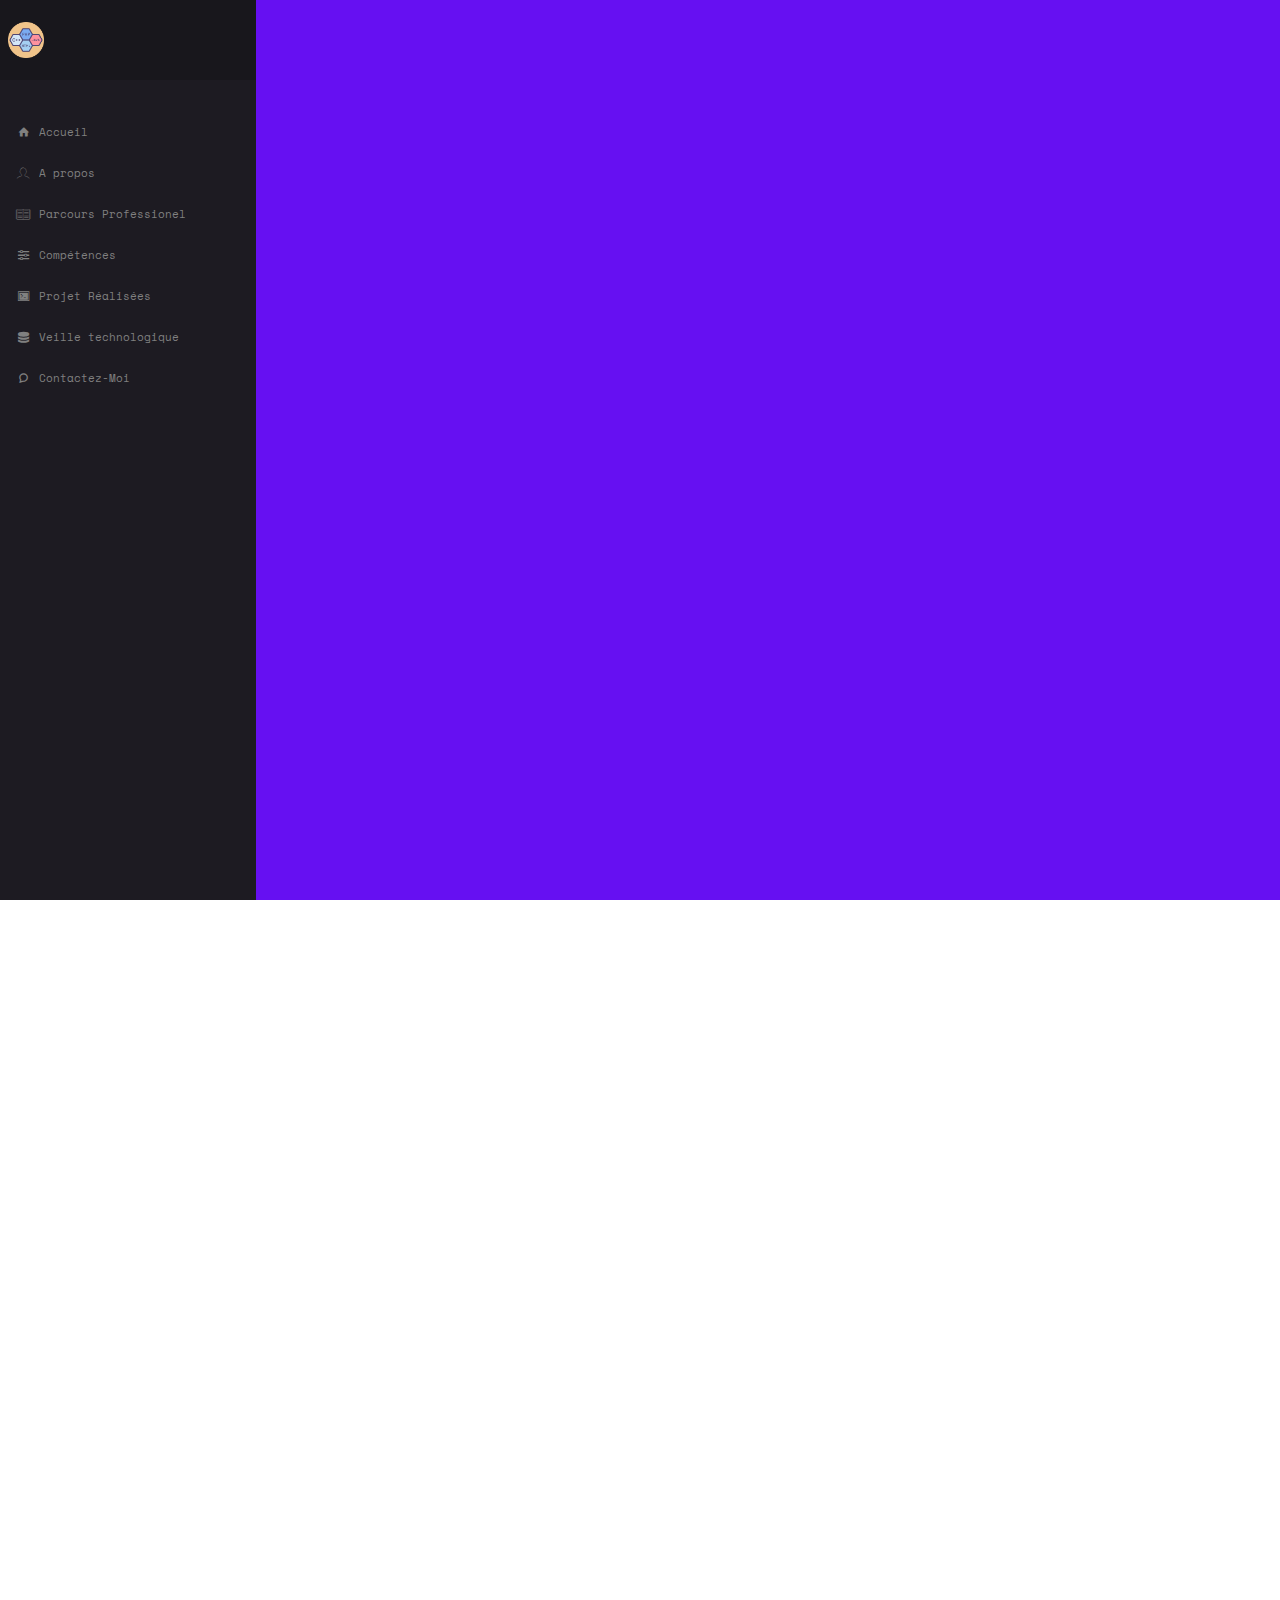
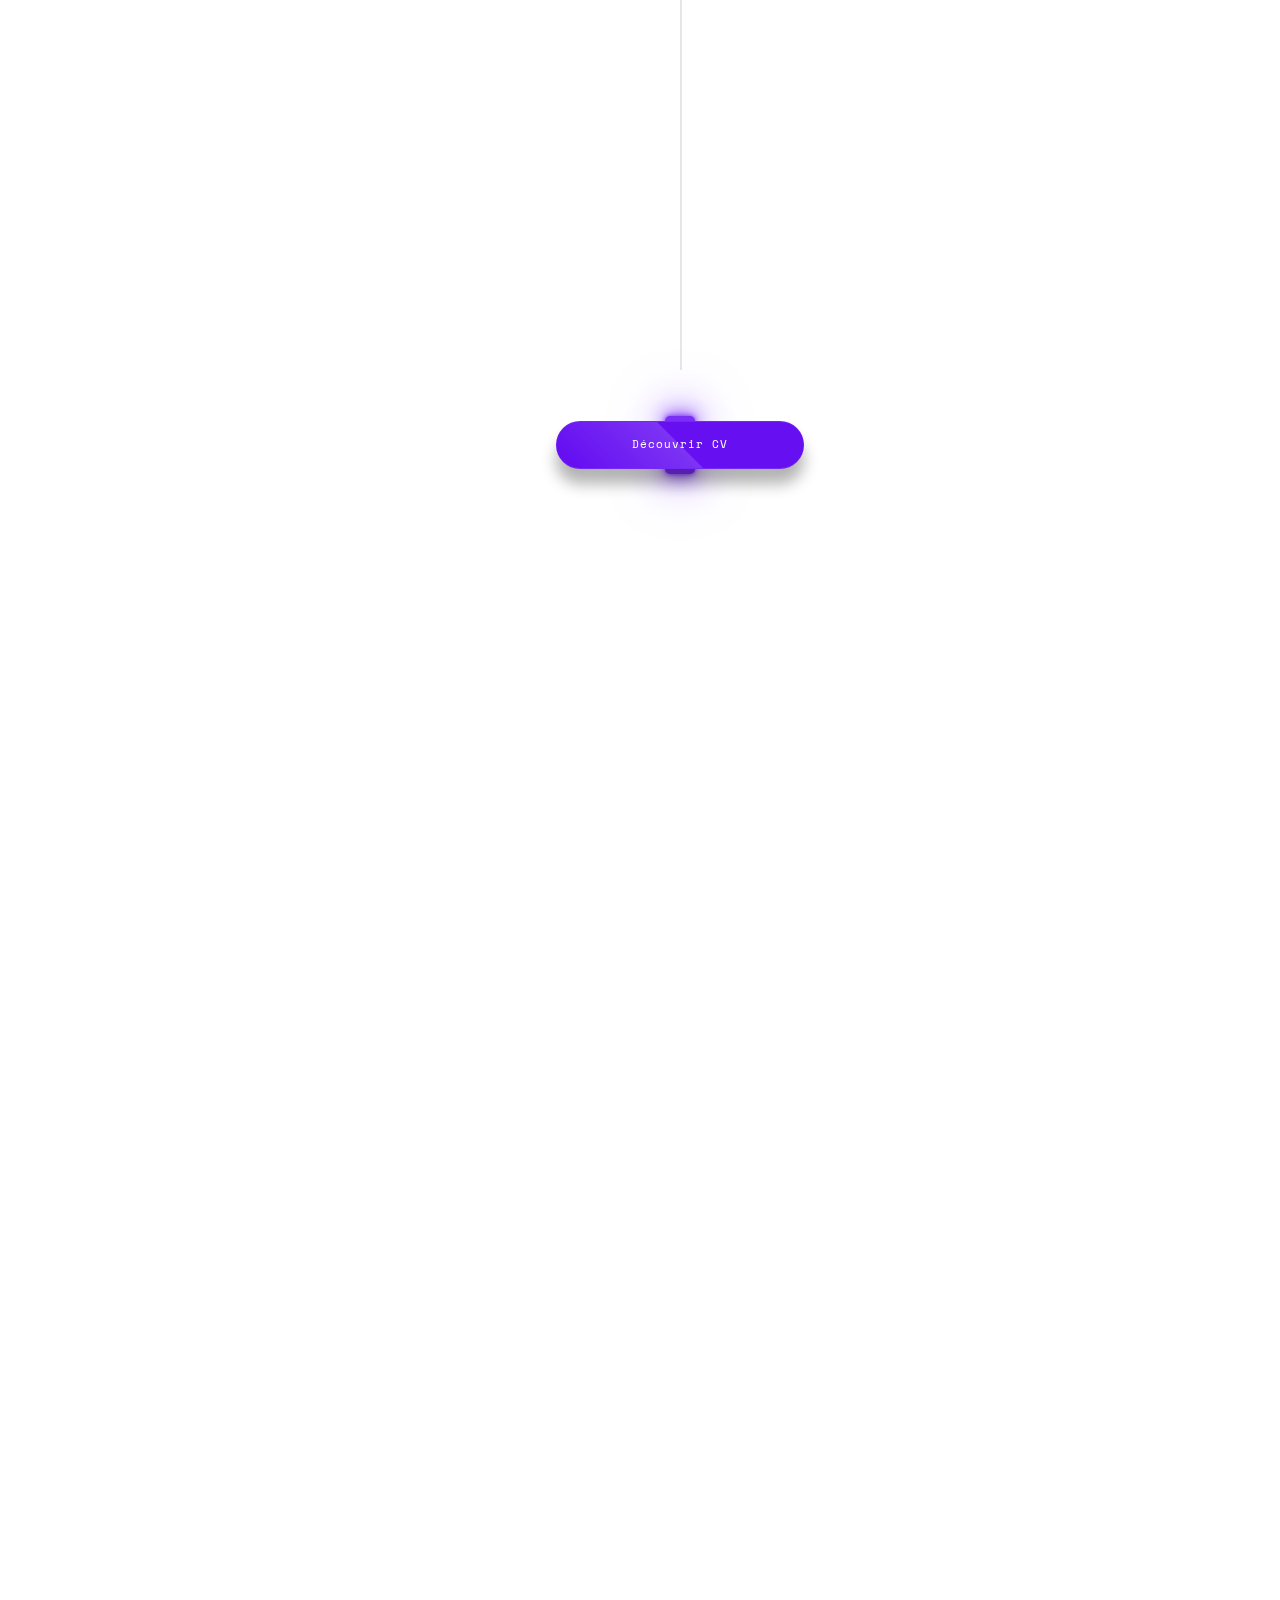
<file: index.html>
<!DOCTYPE HTML>
<html>
	<head>
	<meta charset="utf-8">
	<meta http-equiv="X-UA-Compatible" content="IE=edge">
	<title>Mathéo Maire</title>
	<meta name="viewport" content="width=device-width, initial-scale=1">
		<link rel="stylesheet" href="sass/stylepassion.css">
	<link href="https://fonts.googleapis.com/css?family=Space+Mono" rel="stylesheet">
	<link href="https://fonts.googleapis.com/css?family=Kaushan+Script" rel="stylesheet">


	<!-- Animate.css -->
	<link rel="stylesheet" href="css/animate.css">
	<!-- Icomoon Icon Fonts-->
	<link rel="stylesheet" href="css/icomoon.css">
	<!-- Bootstrap  -->
	<link rel="stylesheet" href="css/bootstrap.css">

	<!-- Theme style  -->
	<link rel="stylesheet" href="css/style.css">

	<!-- Modernizr JS -->
	<script src="js/modernizr-2.6.2.min.js"></script>
	<!-- FOR IE9 below -->
	<!--[if lt IE 9]>
	<script src="js/respond.min.js"></script>
	<![endif]-->

	</head>
	<body>

	<div class="fh5co-loader"></div>


	<nav id="navbar">
		<ul class="navbar-items flexbox-col">
			<li class="navbar-logo flexbox-left">
				<a class="navbar-item-inner flexbox">
					<img src="images/back.png">
				</a>
			</li>
			<li class="navbar-item flexbox-left">
				<a class="navbar-item-inner flexbox-left" href="#fh5co-header">
					<div class="navbar-item-inner-icon-wrapper flexbox">
						<i class="icon-home" style=""></i>
					</div>
					 <span class="link-text">Accueil</span>
				</a>
			</li>
			<li class="navbar-item flexbox-left">
				<a class="navbar-item-inner flexbox-left" href="#fh5co-about">
					<div class="navbar-item-inner-icon-wrapper flexbox">
						<i class="icon-profile-male" style=""></i>
					</div>
					<span class="link-text">A propos</span>
				</a>
			</li>
			<li class="navbar-item flexbox-left">
				<a class="navbar-item-inner flexbox-left" href="#fh5co-resume">
					<div class="navbar-item-inner-icon-wrapper flexbox">
						<i class="icon-book-open" style=""></i>
					</div>
					<span class="link-text">Parcours Professionel</span>
				</a>
			</li>
			<li class="navbar-item flexbox-left">
				<a class="navbar-item-inner flexbox-left" href="#fh5co-features">
					<div class="navbar-item-inner-icon-wrapper flexbox">
						<i class="icon-equalizer" style=""></i>
					</div>
					<span class="link-text">Compétences</span>
				</a>
			</li>
			<li class="navbar-item flexbox-left">
				<a class="navbar-item-inner flexbox-left" href="#fh5co-contact">
					<div class="navbar-item-inner-icon-wrapper flexbox">
						<i class="icon-terminal"
						   style=""></i>
					</div>
					<span class="link-text">Projet Réalisées</span>
				</a>
			</li>
			<li class="navbar-item flexbox-left">
				<a class="navbar-item-inner flexbox-left" href="#fh5co-blog">
					<div class="navbar-item-inner-icon-wrapper flexbox">
						<i class="icon-database2" style=""></i>
					</div>
					<span class="link-text">Veille technologique</span>
				</a>
			</li>
			<li class="navbar-item flexbox-left">
				<a class="navbar-item-inner flexbox-left" href="#fh5co-work">
					<div class="navbar-item-inner-icon-wrapper flexbox">
						<i class="icon-bubble" style=""></i>
					</div>
					<span class="link-text">Contactez-Moi</span>
				</a>
			</li>
		</ul>
	</nav>

	<!-- Main -->
	<main id="main" class="flexbox-col">

	<div id="page">	
	<header id="fh5co-header" class="fh5co-cover js-fullheight" role="banner" style="background-image:url(images/back.png); width: 100%" data-stellar-background-ratio="0.5" >
		<div class="overlay" style="background-color: #6610f2"></div>
		<div class="container">
			<div class="row">
				<div class="col-md-8 col-md-offset-2 text-center">
					<div class="display-t js-fullheight">
						<div class="display-tc js-fullheight animate-box" data-animate-effect="fadeIn">
							<div class="profile-thumb" style="background: url(images/unnamed.jpg);"></div>
							<h1><span>Mathéo Maire</span></h1>
							<h3><span>Développeur Fullstack</span></h3>
							<p>
								<ul class="fh5co-social-icons">
									<li><a href="#"><i class="icon-linkedin2"></i></a></li>
								</ul>
							</p>
						</div>
					</div>
				</div>
			</div>
		</div>
	</header>

	<div id="fh5co-about" class="animate-box" style="width: 100%" >
		<div class="container">
			<div class="row">
				<div class="col-md-8 col-md-offset-2 text-center fh5co-heading">
					<h2>A propos ...</h2>
				</div>
			</div>
			<div class="row">
				<div class="col-md-4">
					<ul class="info">
						<li><span class="first-block">Nom Prénom:</span><span class="second-block">Mathéo Maire</span></li>
						<li><span class="first-block">Téléphone:</span><span class="second-block">06 01 33 37 82</span></li>
						<li><span class="first-block">Email:</span><span class="second-block">matheo.maire.25@gmail.com</span></li>
						<li><span class="first-block">Site Web:</span><span class="second-block">matheo.maire.fr</span></li>
					</ul>
					<li><span class="first-block">Adresse:</span><span class="second-block">13 rue du chalet, 25360, Saint juan</span></li>
				</div>
				<div class="col-md-8">
					<h2>Hello par ici !</h2>
					<p>Je m'apelle Mathéo, je suis etudiant au Lycée Louis Pergaud en BTS SIO (Services Informatique aux Organisations), mon objectif est de devenir developpeur full stack. </p>
					<p>Actuellement en alternance dans l'entreprise Flowbird, je participe au developement des automates de vente billetique.</p>
					<p>
					</p>
				</div>
			</div>

			<div class="col">
				<h3>Centre d'interets</h3>
				<div class="contenedor-intereses" >
					<div class="interes">
						<i class="icon-play3" style=""></i>
						<span style="">Jeux vidéos</span>
					</div>
					<div class="interes">
						<i class="icon-music"></i>
						<span>Musique</span>
					</div>
					<div class="interes">
						<i class="icon-paper-plane"></i>
						<span>Voyage</span>
					</div>
					<div class="interes">
						<i class="icon-appleinc"></i>
						<span>technologie</span>
					</div>
					<div class="interes">
						<i class="icon-sports-club"></i>
						<span>Sport</span>
					</div>
					<div class="interes">
						<i class="icon-book-open"></i>
						<span>Lecture</span>
					</div>
					<div class="interes">
						<i class="icon-truck"></i>
						<span>Automobile</span>
					</div>
				</div>
			</div>
		</div>

		</div>
	</div>

	<div id="fh5co-resume" class="fh5co-bg-color" style="width: 100%">
		<div class="container">
			<div class="row animate-box">
				<div class="col-md-8 col-md-offset-2 text-center fh5co-heading">
					<h2>Voici un petit résumé de ma vie professionel</h2>
				</div>
			</div>
			<div class="row">
				<div class="col-md-12 col-md-offset-0">
					<ul class="timeline">
						<li class="timeline-heading text-center animate-box">
							<div><h3>Experience de travail</h3></div>
						</li>
						<li class="animate-box timeline-unverted">
							<div class="timeline-badge" style="background-color: #6610f2" ><i class="icon-suitcase"></i></div>
							<div class="timeline-panel">
								<div class="timeline-heading">
									<h3 class="timeline-title">Alternant developpeur </h3>
									<span class="company">Flowbird - 2023 - Actuel</span>
								</div>
								<div class="timeline-body">
									<p>Depuis 2023, je suis fier de mettre mes compétences en développement informatique au service de Flowbird en tant qu'alternant développeur. Au sein de cette entreprise innovante spécialisée dans les solutions de paiement et de gestion de la mobilité, je contribue activement au développement de produits et de services de pointe. Mon rôle m'amène à travailler en étroite collaboration avec une équipe dynamique, où je peux mettre en pratique mes connaissances techniques tout en apprenant continuellement des méthodologies de développement agiles et des technologies de pointe</p>
								</div>
							</div>
						</li>
						<li class="timeline-inverted animate-box">
							<div class="timeline-badge"style="background-color: #6610f2"><i class="icon-suitcase"></i></div>
							<div class="timeline-panel">
								<div class="timeline-heading">
									<h3 class="timeline-title">Stagiaire technicien analyste des obsolescence hardware et software</h3>
									<span class="company">Flowbird - 06/2023 - 07/2023</span>
								</div>
								<div class="timeline-body">
									<p>Au cours de l'été 2023, j'ai eu le privilège d'occuper le poste de Stagiaire technicien Analyste des Obsolescences Hardware et Software chez Flowbird, leader mondial dans les solutions de paiement et de gestion de la mobilité. Dans ce rôle essentiel, j'ai été chargé d'analyser et de surveiller les tendances en matière d'obsolescence des équipements matériels et logiciels utilisés par l'entreprise. Mon travail consistait à identifier les produits et composants en voie d'obsolescence, à évaluer leur impact sur les opérations actuelles et à recommander des solutions appropriées pour atténuer les risques associés.</p>
								</div>
							</div>
						</li>
						<br>
						<li class="timeline-heading text-center animate-box">
							<div><h3>Education</h3></div>
						</li>
						<li class="timeline-inverted animate-box">
							<div class="timeline-badge"style="background-color: #6610f2"><i class="icon-graduation-cap"></i></div>
							<div class="timeline-panel">
								<div class="timeline-heading">
									<h3 class="timeline-title">BTS Services Informatiques aux Organisations</h3>
									<span class="company">Lycée Louis Pergaud - 2022 - 2024</span>
								</div>
								<div class="timeline-body">
									<p>Durant l'année scolaire 2022-2023, j'ai suivi avec engagement et passion le cursus du BTS Services Informatiques aux Organisations au Lycée Louis Pergaud. Cette formation intensive et complète m'a permis d'acquérir une solide base de connaissances en informatique, tant sur les aspects techniques que sur les méthodologies de gestion de projets informatiques. </p>
								</div>
							</div>
						</li>
						<li class="animate-box timeline-unverted">
							<div class="timeline-badge" style="background-color: #6610f2"><i class="icon-graduation-cap"></i></div>
							<div class="timeline-panel">
								<div class="timeline-heading">
									<h3 class="timeline-title">License 1 Informatique</h3>
									<span class="company">Université de Franche Comté 2021 - 2022</span>
								</div>
								<div class="timeline-body">
									<p>Pendant l'année universitaire 2021-2022, j'ai entamé mon parcours académique en informatique à l'Université de Franche-Comté, où j'ai suivi une Licence 1. Cette première année a été essentielle pour acquérir les fondements théoriques et pratiques de l'informatique. </p>
								</div>
							</div>
						</li>
						<li class="timeline-inverted animate-box">
							<div class="timeline-badge" style="background-color: #6610f2"><i class="icon-graduation-cap"></i></div>
							<div class="timeline-panel">
								<div class="timeline-heading">
									<h3 class="timeline-title">Baccalauréat Général options SI/NSI</h3>
									<span class="company">Lycée Louis Pergaud - 2017 - 2021</span>
								</div>
								<div class="timeline-body">
									<p>Entre 2017 et 2021, j'ai suivi avec passion un cursus de Baccalauréat Général au Lycée Louis Pergaud, où j'ai choisi les options SI/NSI (Sciences de l'Ingénieur et Numérique et Sciences de l'Informatique). Cette orientation spécialisée m'a permis d'approfondir mes connaissances dans les domaines des sciences de l'ingénieur et de l'informatique dès le lycée. </p>
								</div>
							</div>
						</li>
			    	</ul>

					<div class="btn"><a href="#" >Découvrir CV</a></div>


				</div>
			</div>
		</div>
	</div>




		<div id="fh5co-features" style="background-color: #6610f2; width: 100%" class="animate-box">
		<div class="container">
			<div class="services-padding">
				<div class="row">
					<div class="col-md-8 col-md-offset-2 text-center fh5co-heading">
						<h2>Mes Compétences</h2>
					</div>
				</div>
				<div class="row">
					<div class="col-md-4 text-center">
						<div class="feature-left">
							<span class="icon">
								<i class="icon-infinite"></i>
							</span>
							<div class="feature-copy">
								<h3>DevOps</h3>
								<p>Connaissances des outils Docker, Jenkins, Sonatype Nexus et SonarQube.</p>
							</div>
						</div>
					</div>

					<div class="col-md-4 text-center">
						<div class="feature-left">
							<span class="icon">
								<i class="icon-wrench"></i>
							</span>
							<div class="feature-copy">
								<h3>Conception de bases de données
								</h3>
								<p>Capacité à élaborer une base de données adaptée à la demande.
								</p>
							</div>
						</div>

					</div>
					<div class="col-md-4 text-center">
						<div class="feature-left">
							<span class="icon" >
								<i class="icon-search" ></i>
							</span>
							<div class="feature-copy">
								<h3>Frameworks</h3>
								<p>Utilisation de plusieurs frameworks de développement tels que Spark pour Java, Symfony en PHP et Angular en JavaScript.</p>
							</div>
						</div>
					</div>
				</div>


				<div class="row">
					<div class="col-md-4 text-center">

						<div class="feature-left">
							<span class="icon">
								<i class="icon-database"></i>
							</span>
							<div class="feature-copy">
								<h3>Développement Web</h3>
								<p>Connaissances en langage PHP et SQL pour travailler sur des API web avec des bases de données.</p>
							</div>
						</div>

					</div>

					<div class="col-md-4 text-center">
						<div class="feature-left">
							<span class="icon">
								<i class="icon-keyboard2"></i>
							</span>
							<div class="feature-copy">
								<h3>Developpement Logiciel</h3>
								<p>Connaissances en langages C/C++ et Java pour la programmation de logiciels.
								</p>
							</div>
						</div>

					</div>
					<div class="col-md-4 text-center">
						<div class="feature-left">
							<span class="icon">
								<i class="icon-chat"></i>
							</span>
							<div class="feature-copy">
								<h3>Support</h3>
								<p>Résolution de problèmes sur les projets afin de maintenir les produits à jour.
								</p>
							</div>
						</div>
					</div>
				</div>
			</div>
		</div>
	</div>

	<div id="fh5co-skills"  class="animate-box" style="width: 100%">
		<div class="container">
			<div class="row">
				<div class="col-md-8 col-md-offset-2 text-center fh5co-heading">
					<h2>Languages Pratiqués</h2>
				</div>
			</div>
			<div class="row row-pb-md">
				<div class="col-md-3 col-sm-6 col-xs-12 text-center">
					<div class="chart" data-percent="80"><span><strong>HTML5</strong>80%</span></div>
				</div>
				<div class="col-md-3 col-sm-6 col-xs-12 text-center">
					<div class="chart" data-percent="80"><span><strong>CSS3</strong>80%</span></div>
				</div>
				<div class="col-md-3 col-sm-6 col-xs-12 text-center" >
					<div class="chart" data-percent="50" ><span><strong>Javascript</strong>50%</span></div>
				</div>

				<div class="col-md-3 col-sm-6 col-xs-12 text-center">
					<div class="chart" data-percent="70"><span><strong>PHP</strong>70%</span></div>
				</div>
				<div class="col-md-3 col-sm-6 col-xs-12 text-center">
					<div class="chart" data-percent="65"><span><strong>MySQL</strong>65%</span></div>
				</div>
				<div class="col-md-3 col-sm-6 col-xs-12 text-center">
					<div class="chart" data-percent="50"><span><strong>AngularJS</strong>50%</span></div>
				</div>
				<div class="col-md-3 col-sm-6 col-xs-12 text-center">
					<div class="chart" data-percent="65"><span><strong>C/C++</strong>65%</span></div>
				</div>
				<div class="col-md-3 col-sm-6 col-xs-12 text-center">
					<div class="chart" data-percent="70"><span><strong>Java</strong>70%</span></div>
				</div>
			</div>

	</div>

	<div id="fh5co-contact" style="background-color: #6610f2; width: 100%" class="fh5co-bg-dark">
		<div class="container">
			<div class="row animate-box">
				<div class="col-md-8 col-md-offset-2 text-center fh5co-heading">
					<h2>Projets réalisés.</h2>
				</div>
			</div>
			<div class="row">
				<div class="col-md-3 text-center col-padding animate-box">
					<a href="" class="work" style="background-image: url(images/billetique.jpg);">
						<div class="desc">
							<h3>T-9</h3>
							<span>Développement Logiciel</span>
						</div>
					</a>
				</div>

				<div class="col-md-3 text-center col-padding animate-box">
					<a href="#" class="work" style="background-image: url(images/gestionbibli.jpg);">
						<div class="desc">
							<h3>Gestion Bibliothèque</h3>
							<span>Backend</span>
						</div>
					</a>
				</div>
				<div class="col-md-3 text-center col-padding animate-box">
					<a href="#" class="work" style="background-image: url(images/cinema.jpg);">
						<div class="desc">
							<h3>Projet cinéma</h3>
							<span>API-Rest</span>
						</div>
					</a>
				</div>
				<div class="col-md-3 text-center col-padding animate-box">
					<a href="#" class="work" style="background-image: url(images/CICD.png);">
						<div class="desc">
							<h3>Intégration Continue</h3>
							<span>Dev-Ops</span>
						</div>
					</a>
				</div>

			</div>
		</div>
	</div>

	<div id="fh5co-blog" style="width: 100%">
		<div class="container">
			<div class="row animate-box">
				<div class="col-md-8 col-md-offset-2 text-center fh5co-heading">
					<h2>Veille Technologique</h2>
					<p>Durant mon alternance, mes cours ou mon temps libre, je me dois de rester informer sur l'actualité et les nouveautées en informatique </p>
				</div>
			</div>
			<div class="col-md-4">
				<div class="fh5co-blog animate-box">
					<a href="#" class="blog-bg" style="background-image: url(images/PACS.jpg);"></a>
					<div class="blog-text">
						<span class="posted_on">Fevrier 2024</span>
						<h3><a href="#">Serveurs PACS</a></h3>
						<p>Les serveurs PACS permettent de stocker des flux de travails cliniques. Le PACS permet à la fois de stocker et d'accéder aux images médicales, y compris les tomodensitogrammes et les IRM, les ultrasons et les radiographies numériques standard.</p>
						<ul class="stuff">
							<li><a href="https://www.postdicom.com/fr/blog/pacs-vs-vna">Lire en détails<i class="icon-arrow-right22"></i></a></li>
						</ul>
					</div>
				</div>
			</div>
				<div class="col-md-4">
					<div class="fh5co-blog animate-box">
						<a href="#" class="blog-bg" style="background-image: url(images/VNA.jpg);"></a>
						<div class="blog-text">
							<span class="posted_on">Fevrier 2024</span>
							<h3><a href="#">Serveurs VNA</a></h3>
							<p>L'archive VNA ou Vendor Neutral Archive a été créée dans le but de résoudre les problèmes créés par les PACS spécifiques au fournisseur. VNA, comme son nom l'indique, se dissocie de tous les fournisseurs d'équipements d'imagerie médicale.</p>
							<ul class="stuff">
								<li><a href="https://www.postdicom.com/fr/blog/pacs-vs-vna">Lire en détails<i class="icon-arrow-right22"></i></a></li>
							</ul>
						</div>
					</div>
				</div>
			<div class="col-md-4">
				<div class="fh5co-blog animate-box">
					<a href="#" class="blog-bg" style="background-image: url(images/neuro.jpg);"></a>
					<div class="blog-text">
						<span class="posted_on">Mars 2017</span>
						<h3><a href="">Puce neurologique</a></h3>
						<p>Le principe de Neuralink, pour l'heure au stade de projet, consiste à créer ce que l'entrepreneur star nomme une «dentelle neuronale» («neural lace» en anglais), union du cerveau humain et de l'ordinateur via un implant injecté ou placé dans le premier. </p>
						<ul class="stuff">
							<li><a href="https://www.leparisien.fr/societe/un-implant-dans-le-cerveau-pour-devenir-plus-intelligent-une-idee-folle-28-03-2017-6802470.php">Lire en détails<i class="icon-arrow-right22"></i></a></li>
						</ul>
					</div>
				</div>
			</div>
			</div>
			</div>
		</div>
	</div>


	<div id="fh5co-work" style="background-color: #6610f2; width: 100%" class="fh5co-bg-dark">
		<div class="container">
			<div class="row animate-box">
				<div class="col-md-8 col-md-offset-2 text-center fh5co-heading">
					<h2>Me contacter</h2>
				</div>
			</div>
			<div class="row" style="display: flex; justify-content: center">
				<div class="col-md-3 text-center col-padding animate-box">
					<a href="#" class="work" style="background-color: #ffffff; border-radius: 25px">
						<div class="desc" style="opacity: 100">
							<i class="icon-mail" style="font-size: 55px"></i>
							<span style="font-size: 18px">matheo.maire.25@gmail.com</span>
						</div>
					</a>
				</div>
				<div class="col-md-3 text-center col-padding animate-box">
					<a href="#" class="work" style="background-color: #ffffff; border-radius: 25px">
						<div class="desc" style="opacity: 100" >
							<i class="icon-phone-hang-up" style="font-size: 55px"></i>
							<span style="font-size: 18px">06 01 33 37 82</span>
						</div>
					</a>
				</div>
				<div class="col-md-3 text-center col-padding animate-box">
					<a href="#" class="work" style="background-color: #ffffff; border-radius: 25px">
						<div class="desc" style="opacity: 100">
							<i class="icon-location-pin" style="font-size: 55px"></i>
							<span style="font-size: 18px">13 rue du chalet, 25360, Saint juan</span>
						</div>
					</a>
				</div>

			</div>
		</div>
	</div>
	</main>
	


	<div class="gototop js-top">
		<a href="#" class="js-gotop"><i class="icon-arrow-up22"></i></a>
	</div>
	
	<!-- jQuery -->
	<script src="js/jquery.min.js"></script>
	<!-- jQuery Easing -->
	<script src="js/jquery.easing.1.3.js"></script>
	<!-- Bootstrap -->
	<script src="js/bootstrap.min.js"></script>
	<!-- Waypoints -->
	<script src="js/jquery.waypoints.min.js"></script>
	<!-- Stellar Parallax -->
	<script src="js/jquery.stellar.min.js"></script>
	<!-- Easy PieChart -->
	<script src="js/jquery.easypiechart.min.js"></script>
	
	<!-- Main -->
	<script src="js/main.js"></script>

	</body>
</html>
</file>
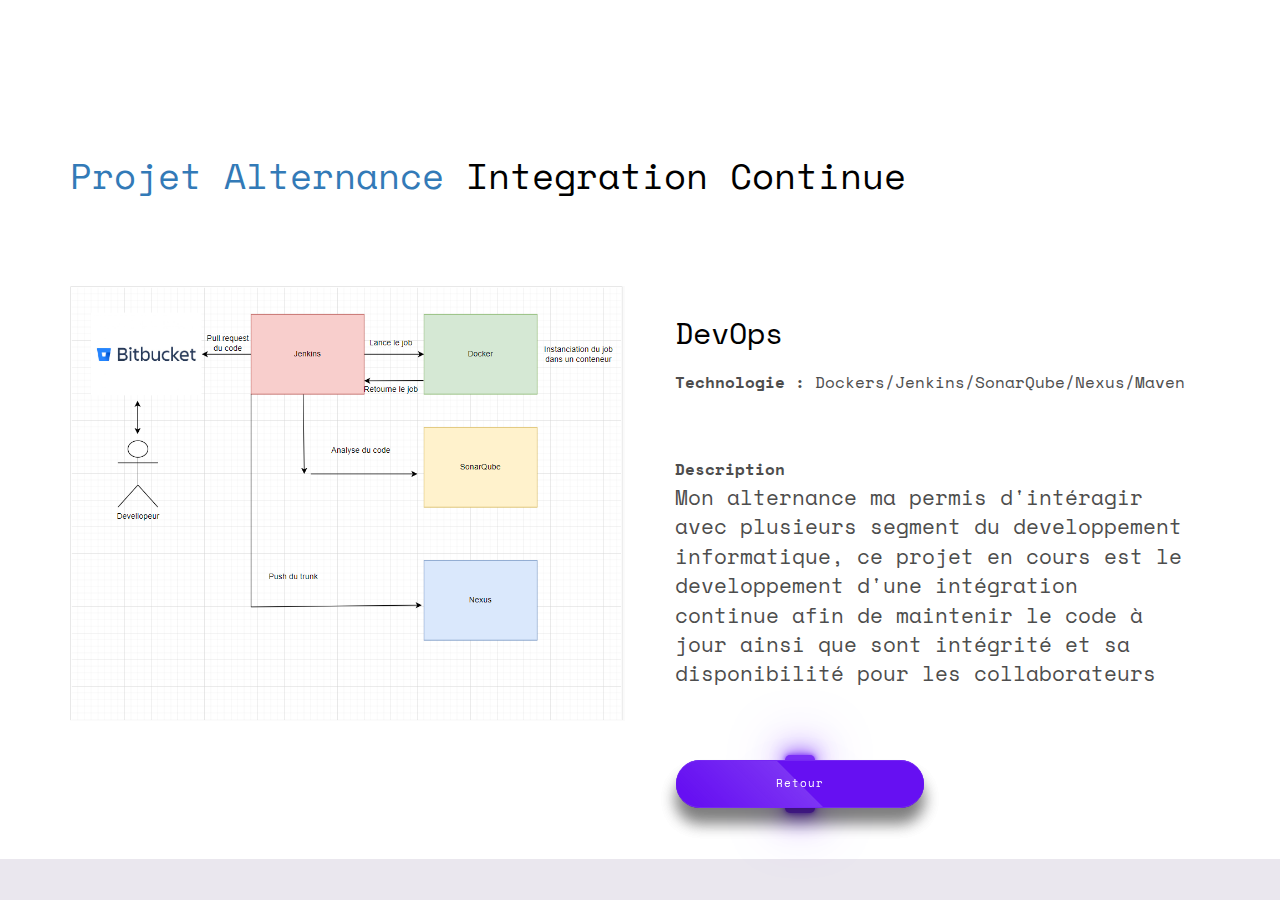
<file: CICD.html>
<!DOCTYPE HTML>
<html>
<head>
    <meta charset="utf-8">
    <meta http-equiv="X-UA-Compatible" content="IE=edge">
    <title>Mathéo Maire</title>
    <meta name="viewport" content="width=device-width, initial-scale=1">
    <link rel="stylesheet" href="sass/stylepassion.css">
    <link href="https://fonts.googleapis.com/css?family=Space+Mono" rel="stylesheet">
    <link href="https://fonts.googleapis.com/css?family=Kaushan+Script" rel="stylesheet">


    <!-- Animate.css -->
    <link rel="stylesheet" href="css/animate.css">
    <!-- Icomoon Icon Fonts-->
    <link rel="stylesheet" href="css/icomoon.css">
    <!-- Bootstrap  -->
    <link rel="stylesheet" href="css/bootstrap.css">

    <!-- Theme style  -->
    <link rel="stylesheet" href="css/style.css">

    <!-- Modernizr JS -->
    <script src="js/modernizr-2.6.2.min.js"></script>
    <!-- FOR IE9 below -->
    <!--[if lt IE 9]>
    <script src="js/respond.min.js"></script>
    <![endif]-->

</head>

<body>


<header class="site-header section-padding d-flex justify-content-center align-items-center">
    <div class="container">
        <div class="row">

            <div class="col-lg-10 col-12">
                <h1>
                    <span class="d-block text-primary">Projet Alternance</span>
                    <span class="d-block text-dark">Integration Continue</span>
                </h1>
            </div>
        </div>
    </div>
</header>

<section class="product-detail section-padding">
    <div class="container">
        <div class="row">

            <div class="col-lg-6 col-12">
                <div class="product-thumb">
                    <img src="./images/Inte_continue.PNG" class="img-fluid product-image" alt="">
                </div>
            </div>

            <div class="col-lg-6 col-12">
                <div class="product-info d-flex">
                    <div>
                        <h2 class="product-title mb-0">DevOps</h2>

                        <p class="product-p"><strong>Technologie :</strong> Dockers/Jenkins/SonarQube/Nexus/Maven</p>
                    </div>
                </div>

                <div class="product-description">

                    <strong class="d-block mt-4 mb-2">Description</strong>

                    <p class="lead mb-5">Mon alternance ma permis d'intéragir avec plusieurs segment du developpement informatique, ce projet en cours est le developpement d'une intégration continue afin de maintenir le code à jour ainsi que sont intégrité et sa disponibilité pour les collaborateurs</p>
                </div>

                <div class="product-cart-thumb row">


                    <div class="col-lg-6 col-12 mt-4 mt-lg-0">
                        <a href=""><div class="btn"><a href="index.html" >Retour</a></div></a>
                    </div>


                    <p>

                    </p>
                </div>

            </div>

        </div>
    </div>
</section>



<!-- jQuery -->
<script src="js/jquery.min.js"></script>
<!-- jQuery Easing -->
<script src="js/jquery.easing.1.3.js"></script>
<!-- Bootstrap -->
<script src="js/bootstrap.min.js"></script>
<!-- Waypoints -->
<script src="js/jquery.waypoints.min.js"></script>
<!-- Stellar Parallax -->
<script src="js/jquery.stellar.min.js"></script>
<!-- Easy PieChart -->
<script src="js/jquery.easypiechart.min.js"></script>

<!-- Main -->
<script src="js/main.js"></script>

</body>
</html>
</file>
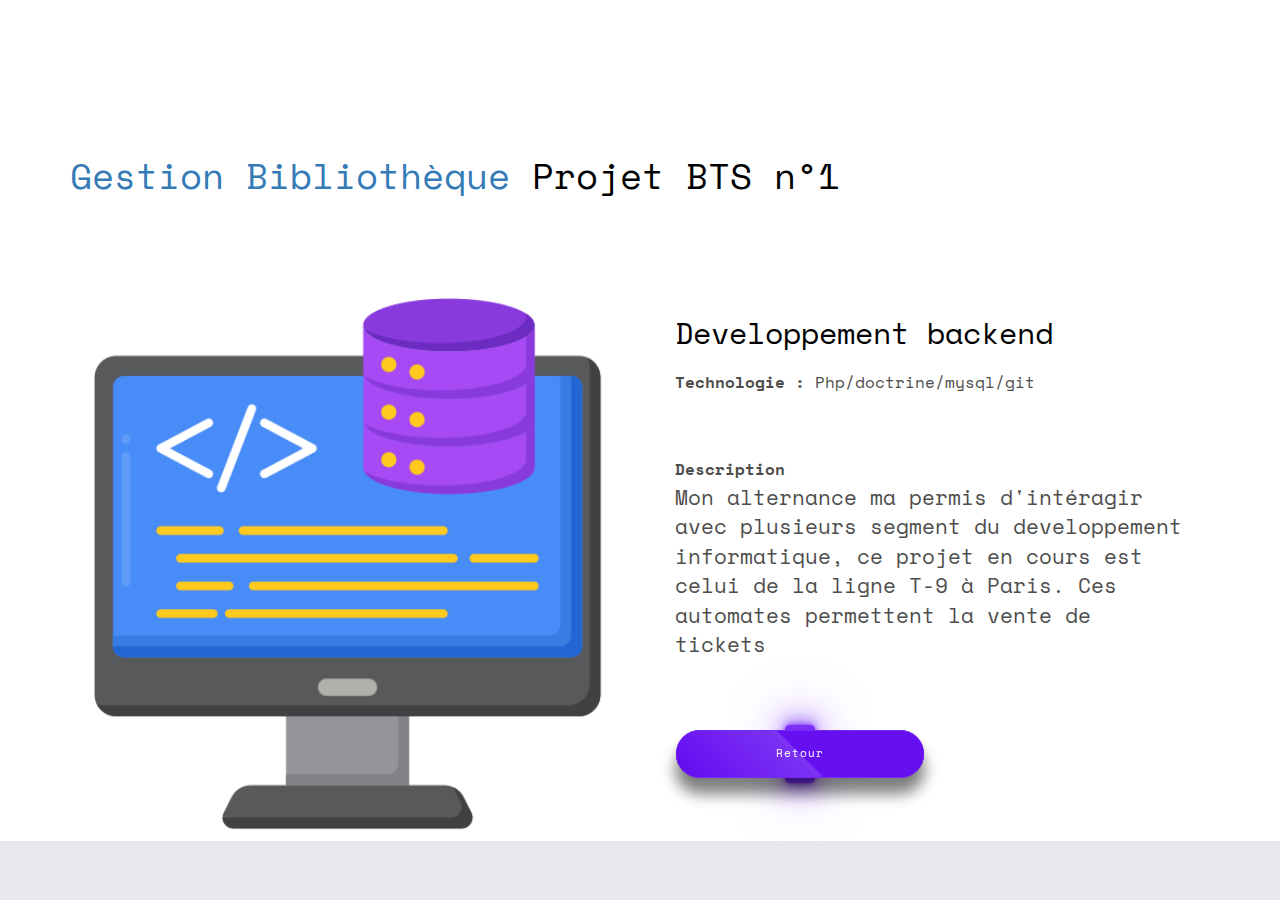
<file: Gestion_bibliothèque.html>
<!DOCTYPE HTML>
<html>
<head>
    <meta charset="utf-8">
    <meta http-equiv="X-UA-Compatible" content="IE=edge">
    <title>Mathéo Maire</title>
    <meta name="viewport" content="width=device-width, initial-scale=1">
    <link rel="stylesheet" href="sass/stylepassion.css">
    <link href="https://fonts.googleapis.com/css?family=Space+Mono" rel="stylesheet">
    <link href="https://fonts.googleapis.com/css?family=Kaushan+Script" rel="stylesheet">


    <!-- Animate.css -->
    <link rel="stylesheet" href="css/animate.css">
    <!-- Icomoon Icon Fonts-->
    <link rel="stylesheet" href="css/icomoon.css">
    <!-- Bootstrap  -->
    <link rel="stylesheet" href="css/bootstrap.css">

    <!-- Theme style  -->
    <link rel="stylesheet" href="css/style.css">

    <!-- Modernizr JS -->
    <script src="js/modernizr-2.6.2.min.js"></script>
    <!-- FOR IE9 below -->
    <!--[if lt IE 9]>
    <script src="js/respond.min.js"></script>
    <![endif]-->

</head>

<body>


<header class="site-header section-padding d-flex justify-content-center align-items-center">
    <div class="container">
        <div class="row">

            <div class="col-lg-10 col-12">
                <h1>
                    <span class="d-block text-primary">Gestion Bibliothèque</span>
                    <span class="d-block text-dark">Projet BTS n°1</span>
                </h1>
            </div>
        </div>
    </div>
</header>

<section class="product-detail section-padding">
    <div class="container">
        <div class="row">

            <div class="col-lg-6 col-12">
                <div class="product-thumb">
                    <img src="./images/backend.png" class="img-fluid product-image" alt="">
                </div>
            </div>

            <div class="col-lg-6 col-12">
                <div class="product-info d-flex">
                    <div>
                        <h2 class="product-title mb-0">Developpement backend</h2>

                        <p class="product-p"><strong>Technologie :</strong> Php/doctrine/mysql/git</p>
                    </div>
                </div>

                <div class="product-description">

                    <strong class="d-block mt-4 mb-2">Description</strong>

                    <p class="lead mb-5">Mon alternance ma permis d'intéragir avec plusieurs segment du developpement informatique, ce projet en cours est celui de la ligne T-9 à Paris. Ces automates permettent la vente de tickets</p>
                </div>

                <div class="product-cart-thumb row">


                    <div class="col-lg-6 col-12 mt-4 mt-lg-0">
                        <a href=""><div class="btn"><a href="index.html" >Retour</a></div></a>
                    </div>


                    <p>

                    </p>
                </div>

            </div>

        </div>
    </div>
</section>



<!-- jQuery -->
<script src="js/jquery.min.js"></script>
<!-- jQuery Easing -->
<script src="js/jquery.easing.1.3.js"></script>
<!-- Bootstrap -->
<script src="js/bootstrap.min.js"></script>
<!-- Waypoints -->
<script src="js/jquery.waypoints.min.js"></script>
<!-- Stellar Parallax -->
<script src="js/jquery.stellar.min.js"></script>
<!-- Easy PieChart -->
<script src="js/jquery.easypiechart.min.js"></script>

<!-- Main -->
<script src="js/main.js"></script>

</body>
</html>
</file>
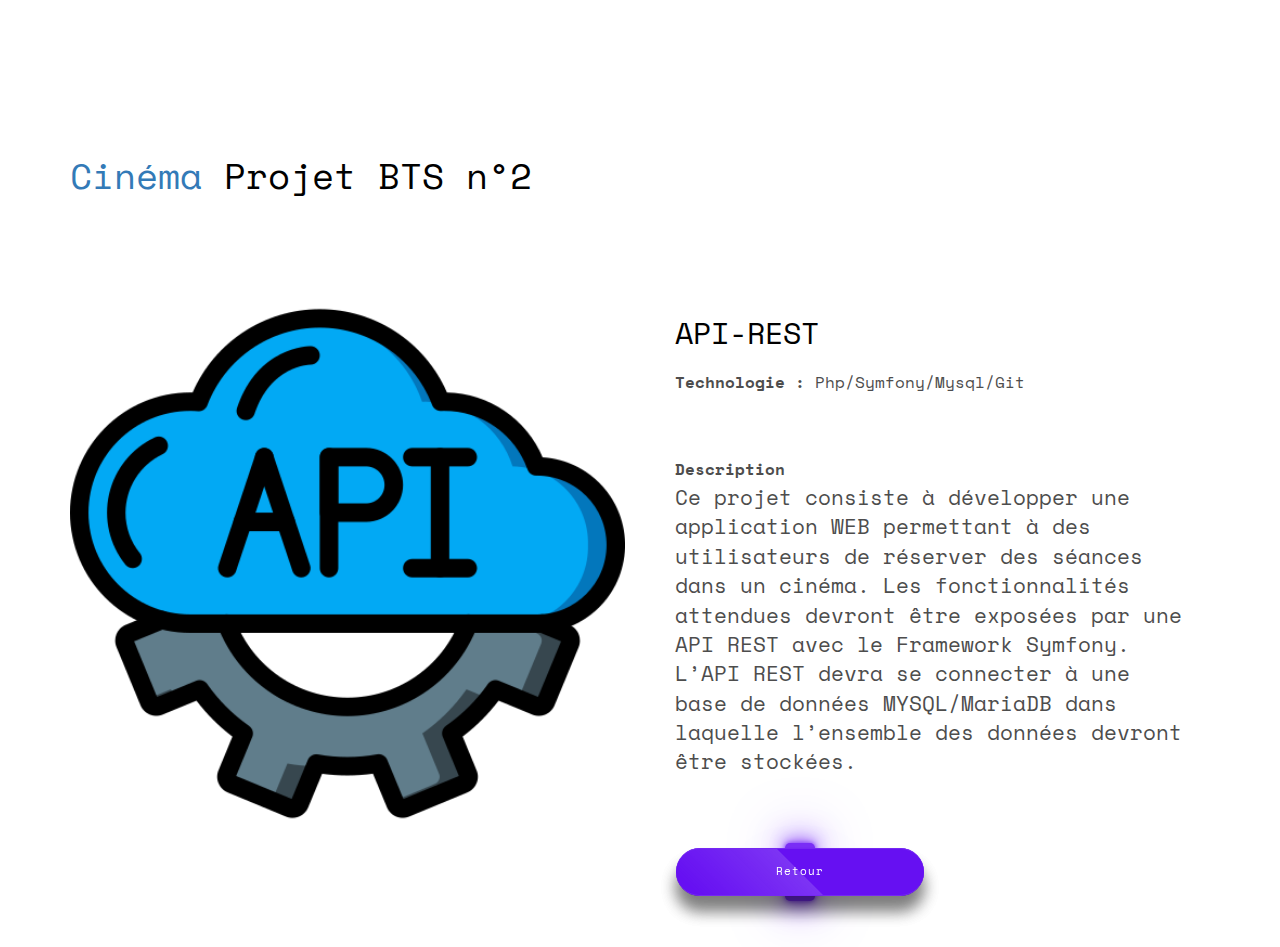
<file: Projet_Cinema.html>
<!DOCTYPE HTML>
<html>
<head>
    <meta charset="utf-8">
    <meta http-equiv="X-UA-Compatible" content="IE=edge">
    <title>Mathéo Maire</title>
    <meta name="viewport" content="width=device-width, initial-scale=1">
    <link rel="stylesheet" href="sass/stylepassion.css">
    <link href="https://fonts.googleapis.com/css?family=Space+Mono" rel="stylesheet">
    <link href="https://fonts.googleapis.com/css?family=Kaushan+Script" rel="stylesheet">


    <!-- Animate.css -->
    <link rel="stylesheet" href="css/animate.css">
    <!-- Icomoon Icon Fonts-->
    <link rel="stylesheet" href="css/icomoon.css">
    <!-- Bootstrap  -->
    <link rel="stylesheet" href="css/bootstrap.css">

    <!-- Theme style  -->
    <link rel="stylesheet" href="css/style.css">

    <!-- Modernizr JS -->
    <script src="js/modernizr-2.6.2.min.js"></script>
    <!-- FOR IE9 below -->
    <!--[if lt IE 9]>
    <script src="js/respond.min.js"></script>
    <![endif]-->

</head>

<body>


<header class="site-header section-padding d-flex justify-content-center align-items-center">
    <div class="container">
        <div class="row">

            <div class="col-lg-10 col-12">
                <h1>
                    <span class="d-block text-primary">Cinéma</span>
                    <span class="d-block text-dark">Projet BTS n°2</span>
                </h1>
            </div>
        </div>
    </div>
</header>

<section class="product-detail section-padding">
    <div class="container">
        <div class="row">

            <div class="col-lg-6 col-12">
                <div class="product-thumb">
                    <img src="./images/API.png" class="img-fluid product-image" alt="">
                </div>
            </div>

            <div class="col-lg-6 col-12">
                <div class="product-info d-flex">
                    <div>
                        <h2 class="product-title mb-0">API-REST</h2>

                        <p class="product-p"><strong>Technologie :</strong> Php/Symfony/Mysql/Git</p>
                    </div>
                </div>

                <div class="product-description">

                    <strong class="d-block mt-4 mb-2">Description</strong>

                    <p class="lead mb-5">Ce projet consiste à développer une application WEB permettant à des utilisateurs de réserver des séances dans un cinéma. Les fonctionnalités attendues devront être exposées par une API REST avec le Framework Symfony.
                        L’API REST devra se connecter à une base de données MYSQL/MariaDB dans laquelle l’ensemble des données devront être stockées.
                    </p>
                </div>

                <div class="product-cart-thumb row">


                    <div class="col-lg-6 col-12 mt-4 mt-lg-0">
                        <a href=""><div class="btn"><a href="index.html" >Retour</a></div></a>
                    </div>


                    <p>

                    </p>
                </div>

            </div>

        </div>
    </div>
</section>



<!-- jQuery -->
<script src="js/jquery.min.js"></script>
<!-- jQuery Easing -->
<script src="js/jquery.easing.1.3.js"></script>
<!-- Bootstrap -->
<script src="js/bootstrap.min.js"></script>
<!-- Waypoints -->
<script src="js/jquery.waypoints.min.js"></script>
<!-- Stellar Parallax -->
<script src="js/jquery.stellar.min.js"></script>
<!-- Easy PieChart -->
<script src="js/jquery.easypiechart.min.js"></script>

<!-- Main -->
<script src="js/main.js"></script>

</body>
</html>
</file>
<file: sass/stylepassion.css>
.col{
    margin-top: 50px;
}

.col .contenedor-intereses{
    display: flex;
    flex-wrap: wrap;
}
.col .contenedor-intereses .interes {
    width: 125px;
    height: 125px;
    background-color: #6610f2;
    color: white;
    border-radius: 10px;
    margin: 0 15px 15px 0;
    display: flex;
    flex-direction: column;
    align-items: center;
    justify-content: center;
    transition: .3s;

}


.col .contenedor-intereses .interes i{
    font-size: 30px;
    margin-bottom: 10px;
}


.container .btn {
    position: relative;

    top: 0;
    left: 0;
    width: 250px;
    height: 50px;
    margin: 50px auto;
    display: flex;
    justify-content: center;
    align-items: center;
}
.container .btn a {
    position: absolute;
    top: 0;
    left: 0;
    width: 100%;
    height: 100%;
    display: flex;

    justify-content: center;
    align-items: center;
    background: #6610f2;
    box-shadow: 0 15px 15px rgba(0, 0, 0, 0.3);
    border-bottom: 1px solid rgba(255, 255, 255, 0.1);
    border-top: 1px solid rgba(255, 255, 255, 0.1);
    border-radius: 30px;
    padding: 10px;
    letter-spacing: 1px;
    text-decoration: none;
    overflow: hidden;
    color: #ffffff;
    font-weight: 400px;
    z-index: 1;
    transition: 0.5s;
    backdrop-filter: blur(15px);
}

.btn:hover a {
    letter-spacing: 3px;
}
.btn a::before {
    content: "";
    position: absolute;
    top: 0;
    left: 0;
    width: 50%;
    height: 100%;
    background: linear-gradient(to left, rgba(255, 255, 255, 0.15), transparent);
    transform: skewX(45deg) translate(0);
    transition: 0.5s;
    filter: blur(0px);
}
.btn:hover a::before {
    transform: skewX(45deg) translate(200px);
}
.btn::before {
    content: "";
    position: absolute;
    left: 50%;
    transform: translatex(-50%);
    bottom: -5px;
    width: 30px;
    height: 10px;
    background: #f00;
    border-radius: 10px;
    transition: 0.5s;
    transition-delay: 0.5;
}
.btn:hover::before /*lightup button*/ {
    bottom: 0;
    height: 50%;
    width: 80%;
    border-radius: 30px;
}

.btn::after {
    content: "";
    position: absolute;
    left: 50%;
    transform: translatex(-50%);
    top: -5px;
    width: 30px;
    height: 10px;
    background: #f00;
    border-radius: 10px;
    transition: 0.5s;
    transition-delay: 0.5;
}
.btn:hover::after /*lightup button*/ {
    top: 0;
    height: 50%;
    width: 80%;
    border-radius: 30px;
}

.btn:nth-child(2)::before, /* 2*/
.btn:nth-child(2)::after {
    background: #7a2ef6;
    box-shadow: 0 0 5px #7a2ef6, 0 0 15px #7a2ef6, 0 0 30px #6610f2,
    0 0 60px #6610f2;
}


/* =========
    Classes
   ========= */

/* ================
    Global classes
   ================ */

/* =========
    Flexbox
   ========= */

.flexbox {
    display: flex;
    justify-content: center;
    align-items: center;
}
.flexbox-left {
    display: flex;
    justify-content: flex-start;
    align-items: center;
}
.flexbox-right {
    display: flex;
    justify-content: flex-end;
    align-items: center;
}
/* Columns */
.flexbox-col {
    display: flex;
    justify-content: center;
    flex-direction: column;
    align-items: center;
}
.flexbox-col-left {
    display: flex;
    justify-content: flex-start;
    flex-direction: column;
    align-items: flex-start;
}
.flexbox-col-left-ns {
    display: flex;
    justify-content: center;
    flex-direction: column;
    align-items: flex-start;
}
.flexbox-col-right {
    display: flex;
    justify-content: flex-end;
    flex-direction: column;
    align-items: flex-end;
}
.flexbox-col-start-center {
    display: flex;
    justify-content: flex-start;
    flex-direction: column;
    align-items: center;
}
/* Spacings */
.flexbox-space-bet {
    display: flex;
    justify-content: space-between;
    align-items: center;
}

/* =========
    Classes
   ========= */

.view-width {
    width: 70%;
}

/* ========
    Navbar
   ======== */

#navbar {
    top: 0;
    padding: 0;
    width: 5em;
    height: 100vh;
    position: fixed;
    background-color: hsl(var(--background-secondary));
    transition: width .35s cubic-bezier(var(--transition-main), 1);
    overflow-y: auto;
    overflow-x: hidden;
}
#navbar:hover {
    width: 16em;
}
#navbar::-webkit-scrollbar-track {
    background-color: hsl(var(--background-secondary));
}
#navbar::-webkit-scrollbar {
    width: 8px;
    background-color: hsl(var(--background-secondary));
}
#navbar::-webkit-scrollbar-thumb {
    background-color: hsl(var(--primary));
}
.navbar-items {
    margin: 0;
    padding: 0;
    list-style-type: none;
}
/* Navbar Logo */
.navbar-logo {
    margin: 0 0 2em 0;
    width: 100%;
    height: 5em;
    background: hsl(var(--background-secondary-dark));
}
.navbar-logo > .navbar-item-inner {
    width: calc(5rem - 8px);
}
.navbar-logo > .navbar-item-inner:hover {
    background-color: transparent;
}
.navbar-logo > .navbar-item-inner > svg {
    height: 2em;
    fill: hsl(var(--white));
}
/* Navbar Items */
.navbar-item {
    padding: 0 .5em;
    width: 100%;
    cursor: pointer;
}
.navbar-item-inner {
    padding: 1em 0;
    width: 100%;
    position: relative;
    color: hsl(var(--quite-gray));
    border-radius: .25em;
    text-decoration: none;
    transition: all .2s cubic-bezier(var(--transition-main), 1);
}
.navbar-item-inner:hover {
    color: hsl(var(--white));
    background: hsl(var(--background-secondary-light));
    box-shadow: 0 17px 30px -10px hsla(var(--black), .25);
}
.navbar-item-inner-icon-wrapper {
    width: calc(5rem - 1em - 8px);
    position: relative;
}
.navbar-item-inner-icon-wrapper ion-icon {
    position: absolute;
    font-size: calc(var(--navbar-buttons) - 1rem);
}
.link-text {
    margin: 0;
    width: 0;
    text-overflow: ellipsis;
    white-space: nowrap;
    transition: all .35s cubic-bezier(var(--transition-main), 1);
    overflow: hidden;
    opacity: 0;
}
#navbar:hover .link-text {
    width: calc(100% - calc(5rem - 8px));
    opacity: 1;
}

/* ======
    Main
   ====== */

#main {
    margin: 0 0 0 5em;
    min-height: 150vh;
}
#main > h2 {
    width: 80%;
    max-width: 80%;
}
#main > p {
    width: 80%;
    max-width: 80%;
}

/* =============
    ::Selectors
   ============= */

/* Selection */
::selection {
    color: hsl(var(--white));
    background: hsla(var(--primary), .33);
}
/* Scrollbar */
::-webkit-scrollbar-track {
    background-color: hsl(var(--background));
}
::-webkit-scrollbar {
    width: 8px;
    background-color: hsl(var(--background));
}
::-webkit-scrollbar-thumb {
    background-color: hsl(var(--primary));
}

/* ===============
    5. @keyframes
   =============== */

/* ==============
    @media rules
   ============== */

@media only screen and (max-width: 1660px) {
    :root {
        /* Sizes */
        --heading-large: 5.4rem;
        --heading-medium: 3.4rem;
        --heading-small: 2.2rem;
    }
}
@media only screen and (max-width: 1456px) {
    :root {
        /* Sizes */
        --heading-large: 5.2rem;
        --heading-medium: 3.2rem;
        --heading-small: 2rem;
    }
    .view-width {
        width: 80%;
    }
}
@media only screen and (max-width: 1220px) {
    .view-width {
        width: 70%;
    }
}
@media only screen and (max-width: 1024px) {
    :root {
        /* Sizes */
        --heading-large: 5rem;
        --heading-medium: 3rem;
        --heading-small: 1.8rem;
    }
    .view-width {
        width: 75%;
    }
}
@media only screen and (max-width: 756px) {
    :root {
        /* Sizes */
        --heading-large: 4rem;
        --heading-medium: 2.6rem;
        --heading-small: 1.6rem;
        --paragraph: 1rem;
        --navbar-buttons: 2.2rem;
    }
    .view-width {
        width: calc(100% - 5em);
    }
}
@media only screen and (max-width: 576px) {
    .view-width {
        width: calc(100% - 3em);
    }
}
@media only screen and (max-width: 496px) {

}


/* -
-*-~*~-*-*-~*~-*-*-~*~* |
●▬▬▬▬▬▬▬๑۩۩๑▬▬▬▬▬▬▬●
Made by ~
Areal Alien ❥ 雷克斯
●▬▬▬▬▬▬▬▬▬▬▬▬▬▬▬▬▬▬▬●
──────▄▀▄─────▄▀▄
─────▄█░░▀▀▀▀▀░░█▄
─▄▄──█░░░░░░░░░░░█──▄▄
█▄▄█─█░░▀░░┬░░▀░░█─█▄▄█
-*-~*~-*-*-~*~-*-*-~*~* |
- */
:root {
    --primary: 237, 94%, 81%;
    --background: 266, 16%, 92%;
    --background-secondary: 256, 12%, 12%;
    --background-secondary-dark: 256, 10%, 10%;
    --background-secondary-light: 257, 11%, 16%;
    --text-primary: 0, 0%, 0%;
    /* Colors */
    --black: 0, 0%, 0%;
    --white: 0, 0%, 100%;
    --quite-gray: 0, 0%, 50%;
    --grooble: 10, 28%, 93%;
    /* Sizes */
    --heading-large: 5.6rem;
    --heading-medium: 3.6rem;
    --heading-small: 2.4rem;
    --paragraph: 1.11rem;
    --navbar-buttons: 2.4rem;
    /* misc */
    --transition-main: .175, .685, .32;
    /* Fonts */
    --font-main: "Poppins";
}

/* ===========
    Variabels
   =========== */

/* ===============
    Global Styles
   =============== */

*, *::before, *::after {
    box-sizing: inherit;
}
html, body {
    margin: 0;
    width: 100%;
    color: hsl(var(--text-primary));
    font-family: var(--font-main);
    background-color: hsl(var(--background));
    -webkit-font-smoothing: antialiased;
    scroll-behavior: smooth;
    box-sizing: border-box;
}

/* ============
    Typography
   ============ */

/* Headings */
h1, h2, h3, h4, h5, h6 {
    margin: 0;
}
/* Font Size */
h1 {
    font-size: var(--heading-large);
}
h2 {
    font-size: var(--heading-medium);
}
h3 {
    font-size: var(--heading-small);
}
h4 {
    font-size: calc(var(--heading-small) - .2rem);
}
h5 {
    font-size: calc(var(--heading-small) - .4rem);
}
h6 {
    font-size: calc(var(--heading-small) - .6rem);
}
/* Font Weight */
h1, h2 {
    font-weight: 900;
}
h3, h4, h5, h6 {
    font-weight: 800;
}
/* Paragraphs */
p {
    margin: 0;
    font-size: var(--paragraph);
}
/* Links */
a {
    color: hsla(var(--primary), 1);
    font-size: var(--paragraph);
    text-decoration: underline;
}
a:visited {
    color: hsla(var(--primary), .5);
}

/* =========
    Buttons
   ========= */

button {
    padding: .8em 1.2em;
    border: 1px solid hsl(var(--black));
    background-color: hsl(var(--background));
    font-size: var(--paragraph);
    cursor: pointer;
    outline: none;
}
button:focus {
    box-shadow:
            0 0 0 2px hsl(var(--black)),
            0 0 0 3px hsl(var(--white));
    border: 1px solid transparent;
}

/* =======
    Lists
   ======= */

ul, ol {
    margin: 1em 0;
}

/* =======
    Forms
   ======= */

form {
    margin: 0;
}
fieldset {
    margin: 0;
    padding: .5em 0;
    border: none;
}
input {
    padding: .8em 1.2em;
    font-size: var(--paragraph);
    background-color: hsl(var(--grooble));
    border: 2px solid hsl(var(--grooble));
    outline: none;
}
textarea {
    padding: .8em 1.2em;
    font-size: var(--paragraph);
    font-family: var(--font-main);
    background-color: hsl(var(--grooble));
    border: 2px solid hsl(var(--grooble));
    outline: none;
}
input, textarea {
    transition: all .2s ease-in-out;
}
input:hover, input:focus, textarea:hover, textarea:focus {
    box-shadow:
            0 0 0 2px hsl(var(--black)),
            0 0 0 3px hsl(var(--white));
    border: 2px solid transparent;
}
select {
    padding: .8em 1.2em;
    border: 1px solid hsl(var(--black));
    font-size: var(--paragraph);
    outline: none;
}

/* =========
    Classes
   ========= */

/* ================
    Global classes
   ================ */

/* =========
    Flexbox
   ========= */

.flexbox {
    display: flex;
    justify-content: center;
    align-items: center;
}
.flexbox-left {
    display: flex;
    justify-content: flex-start;
    align-items: center;
}
.flexbox-right {
    display: flex;
    justify-content: flex-end;
    align-items: center;
}
/* Columns */
.flexbox-col {
    display: flex;
    justify-content: center;
    flex-direction: column;
    align-items: center;
}
.flexbox-col-left {
    display: flex;
    justify-content: flex-start;
    flex-direction: column;
    align-items: flex-start;
}
.flexbox-col-left-ns {
    display: flex;
    justify-content: center;
    flex-direction: column;
    align-items: flex-start;
}
.flexbox-col-right {
    display: flex;
    justify-content: flex-end;
    flex-direction: column;
    align-items: flex-end;
}
.flexbox-col-start-center {
    display: flex;
    justify-content: flex-start;
    flex-direction: column;
    align-items: center;
}
/* Spacings */
.flexbox-space-bet {
    display: flex;
    justify-content: space-between;
    align-items: center;
}

/* =========
    Classes
   ========= */

.view-width {
    width: 90%;
}

/* ========
    Navbar
   ======== */

#navbar {
    top: 0;
    padding: 0;
    width: 5em;
    height: 100vh;
    position: fixed;
    background-color: hsl(var(--background-secondary));
    transition: width .35s cubic-bezier(var(--transition-main), 1);
    overflow-y: auto;
    overflow-x: hidden;
    z-index: 10000;
}

#navbar img {
    width: 110%;
    height: 110%;
    padding-left: 10px;
}
#navbar:hover {
    width: 16em;
    z-index: 10000;
}
#navbar::-webkit-scrollbar-track {
    background-color: hsl(var(--background-secondary));
}
#navbar::-webkit-scrollbar {
    width: 8px;
    background-color: hsl(var(--background-secondary));
}
#navbar::-webkit-scrollbar-thumb {
    background-color: hsl(var(--primary));
}
.navbar-items {
    margin: 0;
    padding: 0;
    list-style-type: none;
}
/* Navbar Logo */
.navbar-logo {
    margin: 0 0 2em 0;
    width: 100%;
    height: 5em;
    background: hsl(var(--background-secondary-dark));
}
.navbar-logo > .navbar-item-inner {
    width: calc(5rem - 8px);
}
.navbar-logo > .navbar-item-inner:hover {
    background-color: transparent;
}
.navbar-logo > .navbar-item-inner > svg {
    height: 2em;
    fill: hsl(var(--white));
}
/* Navbar Items */
.navbar-item {
    padding: 0 .5em;
    width: 100%;
    cursor: pointer;
}
.navbar-item-inner {
    padding: 1em 0;
    width: 100%;
    position: relative;
    color: hsl(var(--quite-gray));
    border-radius: .25em;
    text-decoration: none;
    transition: all .2s cubic-bezier(var(--transition-main), 1);
}
.navbar-item-inner:hover {
    color: hsl(var(--white));
    background: hsl(var(--background-secondary-light));
    box-shadow: 0 17px 30px -10px hsla(var(--black), .25);
}
.navbar-item-inner-icon-wrapper {
    width: calc(5rem - 1em - 8px);
    position: relative;
}
.navbar-item-inner-icon-wrapper ion-icon {
    position: absolute;
    font-size: calc(var(--navbar-buttons) - 1rem);
}
.link-text {
    margin: 0;
    width: 0;
    text-overflow: ellipsis;
    white-space: nowrap;
    transition: all .35s cubic-bezier(var(--transition-main), 1);
    overflow: hidden;
    opacity: 0;
}
#navbar:hover .link-text {
    width: calc(100% - calc(5rem - 8px));
    opacity: 1;
}

/* Selection */
::selection {
    color: hsl(var(--white));
    background: hsla(var(--primary), .33);
}
/* Scrollbar */
::-webkit-scrollbar-track {
    background-color: hsl(var(--background));
}
::-webkit-scrollbar {
    width: 8px;
    background-color: hsl(var(--background));
}
::-webkit-scrollbar-thumb {
    background-color: hsl(var(--primary));
}

@media only screen and (max-width: 1660px) {
    :root {
        /* Sizes */
        --heading-large: 5.4rem;
        --heading-medium: 3.4rem;
        --heading-small: 2.2rem;
    }
}
@media only screen and (max-width: 1456px) {
    :root {
        /* Sizes */
        --heading-large: 5.2rem;
        --heading-medium: 3.2rem;
        --heading-small: 2rem;
    }
    .view-width {
        width: 80%;
    }
}
@media only screen and (max-width: 1220px) {
    .view-width {
        width: 70%;
    }
}
@media only screen and (max-width: 1024px) {
    :root {
        /* Sizes */
        --heading-large: 5rem;
        --heading-medium: 3rem;
        --heading-small: 1.8rem;
    }
    .view-width {
        width: 75%;
    }
}
@media only screen and (max-width: 756px) {
    :root {
        /* Sizes */
        --heading-large: 4rem;
        --heading-medium: 2.6rem;
        --heading-small: 1.6rem;
        --paragraph: 1rem;
        --navbar-buttons: 2.2rem;
    }
    .view-width {
        width: calc(100% - 5em);
    }
}
@media only screen and (max-width: 576px) {
    .view-width {
        width: calc(100% - 3em);
    }
}
@media only screen and (max-width: 496px) {

}

.site-header {
    background-color: var(--section-bg-color);
    position: relative;
    overflow: hidden;
    margin-top: 86px;
}

.site-header.section-padding {
    padding-top: 7rem;
    padding-bottom: 7rem;
}

.site-header.section-padding-img {
    padding-top: 10rem;
    padding-bottom: 10rem;
}

.header-image {
    position: absolute;
    top: 0;
    right: 0;
    width: 50%;
    height: 100%;
    object-fit: cover;
}


.front-product {
    background: var(--section-bg-color);
}

.product-thumb {
    background: var(--white-color);
    position: relative;
    transition: all 0.5s ease-out;
}

.product-image {
    transition: all 0.5s ease-out;
    width: 100%;
}

.product-thumb:hover .product-image {
    box-shadow: 0 1rem 3rem rgba(0,0,0,.175);
}

.product-top {
    position: absolute;
    top: 0;
    right: 0;
    left: 0;
    margin: 20px;
}

.product-info {
    padding: 30px 20px;
}

.product-description,
.product-cart-thumb {
    padding: 0 20px;
}

.product-icon {
    color: var(--white-color);
}

.product-title-link {
    color: var(--dark-color);
}

.product-additional-link {
    display: inline-block;
    vertical-align: top;
    font-size: var(--product-link-font-size);
    margin-top: 32px;
    margin-right: 12px;
}

.product-alert {
    background: var(--white-color);
    color: var(--p-color);
    font-size: var(--custom-link-font-size);
    font-weight: var(--font-weight-bold);
    padding: 3px 10px;
}

.product-p {
    font-size: var(--product-link-font-size);
}

.view-all {
    text-transform: uppercase;
    color: var(--p-color);
    font-size: 13px;
    font-weight: var(--font-weight-bold);
    border-bottom: 2px solid var(--grey-color);
    padding-bottom: 6px;
}
</file>
<file: css/icomoon.css>
@font-face {
    font-family: 'icomoon';
    src:    url('fonts/icomoon.eot?1oniuf');
    src:    url('fonts/icomoon.eot?1oniuf#iefix') format('embedded-opentype'),
        url('fonts/icomoon.ttf?1oniuf') format('truetype'),
        url('fonts/icomoon.woff?1oniuf') format('woff'),
        url('fonts/icomoon.svg?1oniuf#icomoon') format('svg');
    font-weight: normal;
    font-style: normal;
}

[class^="icon-"], [class*=" icon-"] {
    /* use !important to prevent issues with browser extensions that change fonts */
    font-family: 'icomoon' !important;
    speak: none;
    font-style: normal;
    font-weight: normal;
    font-variant: normal;
    text-transform: none;
    line-height: 1;

    /* Better Font Rendering =========== */
    -webkit-font-smoothing: antialiased;
    -moz-osx-font-smoothing: grayscale;
}

.icon-mobile:before {
    content: "\e000";
}
.icon-laptop:before {
    content: "\e001";
}
.icon-desktop:before {
    content: "\e002";
}
.icon-tablet:before {
    content: "\e003";
}
.icon-phone:before {
    content: "\e004";
}
.icon-document:before {
    content: "\e005";
}
.icon-documents:before {
    content: "\e006";
}
.icon-search:before {
    content: "\e007";
}
.icon-clipboard:before {
    content: "\e008";
}
.icon-newspaper:before {
    content: "\e009";
}
.icon-notebook:before {
    content: "\e00a";
}
.icon-book-open:before {
    content: "\e00b";
}
.icon-browser:before {
    content: "\e00c";
}
.icon-calendar:before {
    content: "\e00d";
}
.icon-presentation:before {
    content: "\e00e";
}
.icon-picture:before {
    content: "\e00f";
}
.icon-pictures:before {
    content: "\e010";
}
.icon-video:before {
    content: "\e011";
}
.icon-camera:before {
    content: "\e012";
}
.icon-printer:before {
    content: "\e013";
}
.icon-toolbox:before {
    content: "\e014";
}
.icon-briefcase:before {
    content: "\e015";
}
.icon-wallet:before {
    content: "\e016";
}
.icon-gift:before {
    content: "\e017";
}
.icon-bargraph:before {
    content: "\e018";
}
.icon-grid:before {
    content: "\e019";
}
.icon-expand:before {
    content: "\e01a";
}
.icon-focus:before {
    content: "\e01b";
}
.icon-edit:before {
    content: "\e01c";
}
.icon-adjustments:before {
    content: "\e01d";
}
.icon-ribbon:before {
    content: "\e01e";
}
.icon-hourglass:before {
    content: "\e01f";
}
.icon-lock:before {
    content: "\e020";
}
.icon-megaphone:before {
    content: "\e021";
}
.icon-shield:before {
    content: "\e022";
}
.icon-trophy:before {
    content: "\e023";
}
.icon-flag:before {
    content: "\e024";
}
.icon-map:before {
    content: "\e025";
}
.icon-puzzle:before {
    content: "\e026";
}
.icon-basket:before {
    content: "\e027";
}
.icon-envelope:before {
    content: "\e028";
}
.icon-streetsign:before {
    content: "\e029";
}
.icon-telescope:before {
    content: "\e02a";
}
.icon-gears:before {
    content: "\e02b";
}
.icon-key:before {
    content: "\e02c";
}
.icon-paperclip:before {
    content: "\e02d";
}
.icon-attachment:before {
    content: "\e02e";
}
.icon-pricetags:before {
    content: "\e02f";
}
.icon-lightbulb:before {
    content: "\e030";
}
.icon-layers:before {
    content: "\e031";
}
.icon-pencil:before {
    content: "\e032";
}
.icon-tools:before {
    content: "\e033";
}
.icon-tools-2:before {
    content: "\e034";
}
.icon-scissors:before {
    content: "\e035";
}
.icon-paintbrush:before {
    content: "\e036";
}
.icon-magnifying-glass:before {
    content: "\e037";
}
.icon-circle-compass:before {
    content: "\e038";
}
.icon-linegraph:before {
    content: "\e039";
}
.icon-mic:before {
    content: "\e03a";
}
.icon-strategy:before {
    content: "\e03b";
}
.icon-beaker:before {
    content: "\e03c";
}
.icon-caution:before {
    content: "\e03d";
}
.icon-recycle:before {
    content: "\e03e";
}
.icon-anchor:before {
    content: "\e03f";
}
.icon-profile-male:before {
    content: "\e040";
}
.icon-profile-female:before {
    content: "\e041";
}
.icon-bike:before {
    content: "\e042";
}
.icon-wine:before {
    content: "\e043";
}
.icon-hotairballoon:before {
    content: "\e044";
}
.icon-globe:before {
    content: "\e045";
}
.icon-genius:before {
    content: "\e046";
}
.icon-map-pin:before {
    content: "\e047";
}
.icon-dial:before {
    content: "\e048";
}
.icon-chat:before {
    content: "\e049";
}
.icon-heart:before {
    content: "\e04a";
}
.icon-cloud:before {
    content: "\e04b";
}
.icon-upload:before {
    content: "\e04c";
}
.icon-download:before {
    content: "\e04d";
}
.icon-target:before {
    content: "\e04e";
}
.icon-hazardous:before {
    content: "\e04f";
}
.icon-piechart:before {
    content: "\e050";
}
.icon-speedometer:before {
    content: "\e051";
}
.icon-global:before {
    content: "\e052";
}
.icon-compass:before {
    content: "\e053";
}
.icon-lifesaver:before {
    content: "\e054";
}
.icon-clock:before {
    content: "\e055";
}
.icon-aperture:before {
    content: "\e056";
}
.icon-quote:before {
    content: "\e057";
}
.icon-scope:before {
    content: "\e058";
}
.icon-alarmclock:before {
    content: "\e059";
}
.icon-refresh:before {
    content: "\e05a";
}
.icon-happy:before {
    content: "\e05b";
}
.icon-sad:before {
    content: "\e05c";
}
.icon-facebook:before {
    content: "\e05d";
}
.icon-twitter:before {
    content: "\e05e";
}
.icon-googleplus:before {
    content: "\e05f";
}
.icon-rss:before {
    content: "\e060";
}
.icon-tumblr:before {
    content: "\e061";
}
.icon-linkedin:before {
    content: "\e062";
}
.icon-dribbble:before {
    content: "\e063";
}
.icon-box2:before {
    content: "\ea82";
}
.icon-write:before {
    content: "\ea83";
}
.icon-clock2:before {
    content: "\ea84";
}
.icon-reply2:before {
    content: "\ea85";
}
.icon-reply-all2:before {
    content: "\ea86";
}
.icon-forward2:before {
    content: "\ea87";
}
.icon-flag2:before {
    content: "\ea88";
}
.icon-search2:before {
    content: "\ea89";
}
.icon-trash2:before {
    content: "\ea8a";
}
.icon-envelope2:before {
    content: "\ea8b";
}
.icon-bubble:before {
    content: "\ea8c";
}
.icon-bubbles:before {
    content: "\ea8d";
}
.icon-user2:before {
    content: "\ea8e";
}
.icon-users2:before {
    content: "\ea8f";
}
.icon-cloud2:before {
    content: "\ea90";
}
.icon-download2:before {
    content: "\ea91";
}
.icon-upload2:before {
    content: "\ea92";
}
.icon-rain:before {
    content: "\ea93";
}
.icon-sun:before {
    content: "\ea94";
}
.icon-moon2:before {
    content: "\ea95";
}
.icon-bell2:before {
    content: "\ea96";
}
.icon-folder2:before {
    content: "\ea97";
}
.icon-pin2:before {
    content: "\ea98";
}
.icon-sound2:before {
    content: "\ea99";
}
.icon-microphone:before {
    content: "\ea9a";
}
.icon-camera2:before {
    content: "\ea9b";
}
.icon-image2:before {
    content: "\ea9c";
}
.icon-cog2:before {
    content: "\ea9d";
}
.icon-calendar2:before {
    content: "\ea9e";
}
.icon-book2:before {
    content: "\ea9f";
}
.icon-map-marker:before {
    content: "\eaa0";
}
.icon-store:before {
    content: "\eaa1";
}
.icon-support:before {
    content: "\eaa2";
}
.icon-tag2:before {
    content: "\eaa3";
}
.icon-heart2:before {
    content: "\eaa4";
}
.icon-video-camera:before {
    content: "\eaa5";
}
.icon-trophy2:before {
    content: "\eaa6";
}
.icon-cart:before {
    content: "\eaa7";
}
.icon-eye2:before {
    content: "\eaa8";
}
.icon-cancel:before {
    content: "\eaa9";
}
.icon-chart:before {
    content: "\eaaa";
}
.icon-target2:before {
    content: "\eaab";
}
.icon-printer2:before {
    content: "\eaac";
}
.icon-location2:before {
    content: "\eaad";
}
.icon-bookmark2:before {
    content: "\eaae";
}
.icon-monitor:before {
    content: "\eaaf";
}
.icon-cross2:before {
    content: "\eab0";
}
.icon-plus2:before {
    content: "\eab1";
}
.icon-left:before {
    content: "\eab2";
}
.icon-up:before {
    content: "\eab3";
}
.icon-browser2:before {
    content: "\eab4";
}
.icon-windows:before {
    content: "\eab5";
}
.icon-switch2:before {
    content: "\eab6";
}
.icon-dashboard:before {
    content: "\eab7";
}
.icon-play:before {
    content: "\eab8";
}
.icon-fast-forward:before {
    content: "\eab9";
}
.icon-next:before {
    content: "\eaba";
}
.icon-refresh2:before {
    content: "\eabb";
}
.icon-film:before {
    content: "\eabc";
}
.icon-home2:before {
    content: "\eabd";
}
.icon-add-to-list:before {
    content: "\e901";
}
.icon-classic-computer:before {
    content: "\e902";
}
.icon-controller-fast-backward:before {
    content: "\e903";
}
.icon-creative-commons-attribution:before {
    content: "\e904";
}
.icon-creative-commons-noderivs:before {
    content: "\e905";
}
.icon-creative-commons-noncommercial-eu:before {
    content: "\e906";
}
.icon-creative-commons-noncommercial-us:before {
    content: "\e907";
}
.icon-creative-commons-public-domain:before {
    content: "\e908";
}
.icon-creative-commons-remix:before {
    content: "\e909";
}
.icon-creative-commons-share:before {
    content: "\e90a";
}
.icon-creative-commons-sharealike:before {
    content: "\e90b";
}
.icon-creative-commons:before {
    content: "\e90c";
}
.icon-document-landscape:before {
    content: "\e90d";
}
.icon-remove-user:before {
    content: "\e90e";
}
.icon-warning:before {
    content: "\e90f";
}
.icon-arrow-bold-down:before {
    content: "\e910";
}
.icon-arrow-bold-left:before {
    content: "\e911";
}
.icon-arrow-bold-right:before {
    content: "\e912";
}
.icon-arrow-bold-up:before {
    content: "\e913";
}
.icon-arrow-down:before {
    content: "\e914";
}
.icon-arrow-left:before {
    content: "\e915";
}
.icon-arrow-long-down:before {
    content: "\e916";
}
.icon-arrow-long-left:before {
    content: "\e917";
}
.icon-arrow-long-right:before {
    content: "\e918";
}
.icon-arrow-long-up:before {
    content: "\e919";
}
.icon-arrow-right:before {
    content: "\e91a";
}
.icon-arrow-up:before {
    content: "\e91b";
}
.icon-arrow-with-circle-down:before {
    content: "\e91c";
}
.icon-arrow-with-circle-left:before {
    content: "\e91d";
}
.icon-arrow-with-circle-right:before {
    content: "\e91e";
}
.icon-arrow-with-circle-up:before {
    content: "\e91f";
}
.icon-bookmark:before {
    content: "\e920";
}
.icon-bookmarks:before {
    content: "\e921";
}
.icon-chevron-down:before {
    content: "\e922";
}
.icon-chevron-left:before {
    content: "\e923";
}
.icon-chevron-right:before {
    content: "\e924";
}
.icon-chevron-small-down:before {
    content: "\e925";
}
.icon-chevron-small-left:before {
    content: "\e926";
}
.icon-chevron-small-right:before {
    content: "\e927";
}
.icon-chevron-small-up:before {
    content: "\e928";
}
.icon-chevron-thin-down:before {
    content: "\e929";
}
.icon-chevron-thin-left:before {
    content: "\e92a";
}
.icon-chevron-thin-right:before {
    content: "\e92b";
}
.icon-chevron-thin-up:before {
    content: "\e92c";
}
.icon-chevron-up:before {
    content: "\e92d";
}
.icon-chevron-with-circle-down:before {
    content: "\e92e";
}
.icon-chevron-with-circle-left:before {
    content: "\e92f";
}
.icon-chevron-with-circle-right:before {
    content: "\e930";
}
.icon-chevron-with-circle-up:before {
    content: "\e931";
}
.icon-cloud3:before {
    content: "\e932";
}
.icon-controller-fast-forward:before {
    content: "\e933";
}
.icon-controller-jump-to-start:before {
    content: "\e934";
}
.icon-controller-next:before {
    content: "\e935";
}
.icon-controller-paus:before {
    content: "\e936";
}
.icon-controller-play:before {
    content: "\e937";
}
.icon-controller-record:before {
    content: "\e938";
}
.icon-controller-stop:before {
    content: "\e939";
}
.icon-controller-volume:before {
    content: "\e93a";
}
.icon-dot-single:before {
    content: "\e93b";
}
.icon-dots-three-horizontal:before {
    content: "\e93c";
}
.icon-dots-three-vertical:before {
    content: "\e93d";
}
.icon-dots-two-horizontal:before {
    content: "\e93e";
}
.icon-dots-two-vertical:before {
    content: "\e93f";
}
.icon-download3:before {
    content: "\e940";
}
.icon-emoji-flirt:before {
    content: "\e941";
}
.icon-flow-branch:before {
    content: "\e942";
}
.icon-flow-cascade:before {
    content: "\e943";
}
.icon-flow-line:before {
    content: "\e944";
}
.icon-flow-parallel:before {
    content: "\e945";
}
.icon-flow-tree:before {
    content: "\e946";
}
.icon-install:before {
    content: "\e947";
}
.icon-layers2:before {
    content: "\e948";
}
.icon-open-book:before {
    content: "\e949";
}
.icon-resize-100:before {
    content: "\e94a";
}
.icon-resize-full-screen:before {
    content: "\e94b";
}
.icon-save:before {
    content: "\e94c";
}
.icon-select-arrows:before {
    content: "\e94d";
}
.icon-sound-mute:before {
    content: "\e94e";
}
.icon-sound:before {
    content: "\e94f";
}
.icon-trash:before {
    content: "\e950";
}
.icon-triangle-down:before {
    content: "\e951";
}
.icon-triangle-left:before {
    content: "\e952";
}
.icon-triangle-right:before {
    content: "\e953";
}
.icon-triangle-up:before {
    content: "\e954";
}
.icon-uninstall:before {
    content: "\e955";
}
.icon-upload-to-cloud:before {
    content: "\e956";
}
.icon-upload3:before {
    content: "\e957";
}
.icon-add-user:before {
    content: "\e958";
}
.icon-address:before {
    content: "\e959";
}
.icon-adjust:before {
    content: "\e95a";
}
.icon-air:before {
    content: "\e95b";
}
.icon-aircraft-landing:before {
    content: "\e95c";
}
.icon-aircraft-take-off:before {
    content: "\e95d";
}
.icon-aircraft:before {
    content: "\e95e";
}
.icon-align-bottom:before {
    content: "\e95f";
}
.icon-align-horizontal-middle:before {
    content: "\e960";
}
.icon-align-left:before {
    content: "\e961";
}
.icon-align-right:before {
    content: "\e962";
}
.icon-align-top:before {
    content: "\e963";
}
.icon-align-vertical-middle:before {
    content: "\e964";
}
.icon-archive:before {
    content: "\e965";
}
.icon-area-graph:before {
    content: "\e966";
}
.icon-attachment2:before {
    content: "\e967";
}
.icon-awareness-ribbon:before {
    content: "\e968";
}
.icon-back-in-time:before {
    content: "\e969";
}
.icon-back:before {
    content: "\e96a";
}
.icon-bar-graph:before {
    content: "\e96b";
}
.icon-battery:before {
    content: "\e96c";
}
.icon-beamed-note:before {
    content: "\e96d";
}
.icon-bell:before {
    content: "\e96e";
}
.icon-blackboard:before {
    content: "\e96f";
}
.icon-block:before {
    content: "\e970";
}
.icon-book:before {
    content: "\e971";
}
.icon-bowl:before {
    content: "\e972";
}
.icon-box:before {
    content: "\e973";
}
.icon-briefcase2:before {
    content: "\e974";
}
.icon-browser3:before {
    content: "\e975";
}
.icon-brush:before {
    content: "\e976";
}
.icon-bucket:before {
    content: "\e977";
}
.icon-cake:before {
    content: "\e978";
}
.icon-calculator:before {
    content: "\e979";
}
.icon-calendar3:before {
    content: "\e97a";
}
.icon-camera3:before {
    content: "\e97b";
}
.icon-ccw:before {
    content: "\e97c";
}
.icon-chat2:before {
    content: "\e97d";
}
.icon-check:before {
    content: "\e97e";
}
.icon-circle-with-cross:before {
    content: "\e97f";
}
.icon-circle-with-minus:before {
    content: "\e980";
}
.icon-circle-with-plus:before {
    content: "\e981";
}
.icon-circle:before {
    content: "\e982";
}
.icon-circular-graph:before {
    content: "\e983";
}
.icon-clapperboard:before {
    content: "\e984";
}
.icon-clipboard2:before {
    content: "\e985";
}
.icon-clock3:before {
    content: "\e986";
}
.icon-code:before {
    content: "\e987";
}
.icon-cog:before {
    content: "\e988";
}
.icon-colours:before {
    content: "\e989";
}
.icon-compass2:before {
    content: "\e98a";
}
.icon-copy:before {
    content: "\e98b";
}
.icon-credit-card:before {
    content: "\e98c";
}
.icon-credit:before {
    content: "\e98d";
}
.icon-cross:before {
    content: "\e98e";
}
.icon-cup:before {
    content: "\e98f";
}
.icon-cw:before {
    content: "\e990";
}
.icon-cycle:before {
    content: "\e991";
}
.icon-database:before {
    content: "\e992";
}
.icon-dial-pad:before {
    content: "\e993";
}
.icon-direction:before {
    content: "\e994";
}
.icon-document2:before {
    content: "\e995";
}
.icon-documents2:before {
    content: "\e996";
}
.icon-drink:before {
    content: "\e997";
}
.icon-drive:before {
    content: "\e998";
}
.icon-drop:before {
    content: "\e999";
}
.icon-edit2:before {
    content: "\e99a";
}
.icon-email:before {
    content: "\e99b";
}
.icon-emoji-happy:before {
    content: "\e99c";
}
.icon-emoji-neutral:before {
    content: "\e99d";
}
.icon-emoji-sad:before {
    content: "\e99e";
}
.icon-erase:before {
    content: "\e99f";
}
.icon-eraser:before {
    content: "\e9a0";
}
.icon-export:before {
    content: "\e9a1";
}
.icon-eye:before {
    content: "\e9a2";
}
.icon-feather:before {
    content: "\e9a3";
}
.icon-flag3:before {
    content: "\e9a4";
}
.icon-flash:before {
    content: "\e9a5";
}
.icon-flashlight:before {
    content: "\e9a6";
}
.icon-flat-brush:before {
    content: "\e9a7";
}
.icon-folder-images:before {
    content: "\e9a8";
}
.icon-folder-music:before {
    content: "\e9a9";
}
.icon-folder-video:before {
    content: "\e9aa";
}
.icon-folder:before {
    content: "\e9ab";
}
.icon-forward:before {
    content: "\e9ac";
}
.icon-funnel:before {
    content: "\e9ad";
}
.icon-game-controller:before {
    content: "\e9ae";
}
.icon-gauge:before {
    content: "\e9af";
}
.icon-globe2:before {
    content: "\e9b0";
}
.icon-graduation-cap:before {
    content: "\e9b1";
}
.icon-grid2:before {
    content: "\e9b2";
}
.icon-hair-cross:before {
    content: "\e9b3";
}
.icon-hand:before {
    content: "\e9b4";
}
.icon-heart-outlined:before {
    content: "\e9b5";
}
.icon-heart3:before {
    content: "\e9b6";
}
.icon-help-with-circle:before {
    content: "\e9b7";
}
.icon-help:before {
    content: "\e9b8";
}
.icon-home:before {
    content: "\e9b9";
}
.icon-hour-glass:before {
    content: "\e9ba";
}
.icon-image-inverted:before {
    content: "\e9bb";
}
.icon-image:before {
    content: "\e9bc";
}
.icon-images:before {
    content: "\e9bd";
}
.icon-inbox:before {
    content: "\e9be";
}
.icon-infinity:before {
    content: "\e9bf";
}
.icon-info-with-circle:before {
    content: "\e9c0";
}
.icon-info:before {
    content: "\e9c1";
}
.icon-key2:before {
    content: "\e9c2";
}
.icon-keyboard:before {
    content: "\e9c3";
}
.icon-lab-flask:before {
    content: "\e9c4";
}
.icon-landline:before {
    content: "\e9c5";
}
.icon-language:before {
    content: "\e9c6";
}
.icon-laptop2:before {
    content: "\e9c7";
}
.icon-leaf:before {
    content: "\e9c8";
}
.icon-level-down:before {
    content: "\e9c9";
}
.icon-level-up:before {
    content: "\e9ca";
}
.icon-lifebuoy:before {
    content: "\e9cb";
}
.icon-light-bulb:before {
    content: "\e9cc";
}
.icon-light-down:before {
    content: "\e9cd";
}
.icon-light-up:before {
    content: "\e9ce";
}
.icon-line-graph:before {
    content: "\e9cf";
}
.icon-link:before {
    content: "\e9d0";
}
.icon-list:before {
    content: "\e9d1";
}
.icon-location-pin:before {
    content: "\e9d2";
}
.icon-location:before {
    content: "\e9d3";
}
.icon-lock-open:before {
    content: "\e9d4";
}
.icon-lock2:before {
    content: "\e9d5";
}
.icon-log-out:before {
    content: "\e9d6";
}
.icon-login:before {
    content: "\e9d7";
}
.icon-loop:before {
    content: "\e9d8";
}
.icon-magnet:before {
    content: "\e9d9";
}
.icon-magnifying-glass2:before {
    content: "\e9da";
}
.icon-mail:before {
    content: "\e9db";
}
.icon-man:before {
    content: "\e9dc";
}
.icon-map2:before {
    content: "\e9dd";
}
.icon-mask:before {
    content: "\e9de";
}
.icon-medal:before {
    content: "\e9df";
}
.icon-megaphone2:before {
    content: "\e9e0";
}
.icon-menu:before {
    content: "\e9e1";
}
.icon-message:before {
    content: "\e9e2";
}
.icon-mic2:before {
    content: "\e9e3";
}
.icon-minus:before {
    content: "\e9e4";
}
.icon-mobile2:before {
    content: "\e9e5";
}
.icon-modern-mic:before {
    content: "\e9e6";
}
.icon-moon:before {
    content: "\e9e7";
}
.icon-mouse:before {
    content: "\e9e8";
}
.icon-music:before {
    content: "\e9e9";
}
.icon-network:before {
    content: "\e9ea";
}
.icon-new-message:before {
    content: "\e9eb";
}
.icon-new:before {
    content: "\e9ec";
}
.icon-news:before {
    content: "\e9ed";
}
.icon-note:before {
    content: "\e9ee";
}
.icon-notification:before {
    content: "\e9ef";
}
.icon-old-mobile:before {
    content: "\e9f0";
}
.icon-old-phone:before {
    content: "\e9f1";
}
.icon-palette:before {
    content: "\e9f2";
}
.icon-paper-plane:before {
    content: "\e9f3";
}
.icon-pencil2:before {
    content: "\e9f4";
}
.icon-phone2:before {
    content: "\e9f5";
}
.icon-pie-chart:before {
    content: "\e9f6";
}
.icon-pin:before {
    content: "\e9f7";
}
.icon-plus:before {
    content: "\e9f8";
}
.icon-popup:before {
    content: "\e9f9";
}
.icon-power-plug:before {
    content: "\e9fa";
}
.icon-price-ribbon:before {
    content: "\e9fb";
}
.icon-price-tag:before {
    content: "\e9fc";
}
.icon-print:before {
    content: "\e9fd";
}
.icon-progress-empty:before {
    content: "\e9fe";
}
.icon-progress-full:before {
    content: "\e9ff";
}
.icon-progress-one:before {
    content: "\ea00";
}
.icon-progress-two:before {
    content: "\ea01";
}
.icon-publish:before {
    content: "\ea02";
}
.icon-quote2:before {
    content: "\ea03";
}
.icon-radio:before {
    content: "\ea04";
}
.icon-reply-all:before {
    content: "\ea05";
}
.icon-reply:before {
    content: "\ea06";
}
.icon-retweet:before {
    content: "\ea07";
}
.icon-rocket:before {
    content: "\ea08";
}
.icon-round-brush:before {
    content: "\ea09";
}
.icon-rss2:before {
    content: "\ea0a";
}
.icon-ruler:before {
    content: "\ea0b";
}
.icon-scissors2:before {
    content: "\ea0c";
}
.icon-share-alternitive:before {
    content: "\ea0d";
}
.icon-share:before {
    content: "\ea0e";
}
.icon-shareable:before {
    content: "\ea0f";
}
.icon-shield2:before {
    content: "\ea10";
}
.icon-shop:before {
    content: "\ea11";
}
.icon-shopping-bag:before {
    content: "\ea12";
}
.icon-shopping-basket:before {
    content: "\ea13";
}
.icon-shopping-cart:before {
    content: "\ea14";
}
.icon-shuffle:before {
    content: "\ea15";
}
.icon-signal:before {
    content: "\ea16";
}
.icon-sound-mix:before {
    content: "\ea17";
}
.icon-sports-club:before {
    content: "\ea18";
}
.icon-spreadsheet:before {
    content: "\ea19";
}
.icon-squared-cross:before {
    content: "\ea1a";
}
.icon-squared-minus:before {
    content: "\ea1b";
}
.icon-squared-plus:before {
    content: "\ea1c";
}
.icon-star-outlined:before {
    content: "\ea1d";
}
.icon-star:before {
    content: "\ea1e";
}
.icon-stopwatch:before {
    content: "\ea1f";
}
.icon-suitcase:before {
    content: "\ea20";
}
.icon-swap:before {
    content: "\ea21";
}
.icon-sweden:before {
    content: "\ea22";
}
.icon-switch:before {
    content: "\ea23";
}
.icon-tablet2:before {
    content: "\ea24";
}
.icon-tag:before {
    content: "\ea25";
}
.icon-text-document-inverted:before {
    content: "\ea26";
}
.icon-text-document:before {
    content: "\ea27";
}
.icon-text:before {
    content: "\ea28";
}
.icon-thermometer:before {
    content: "\ea29";
}
.icon-thumbs-down:before {
    content: "\ea2a";
}
.icon-thumbs-up:before {
    content: "\ea2b";
}
.icon-thunder-cloud:before {
    content: "\ea2c";
}
.icon-ticket:before {
    content: "\ea2d";
}
.icon-time-slot:before {
    content: "\ea2e";
}
.icon-tools2:before {
    content: "\ea2f";
}
.icon-traffic-cone:before {
    content: "\ea30";
}
.icon-tree:before {
    content: "\ea31";
}
.icon-trophy3:before {
    content: "\ea32";
}
.icon-tv:before {
    content: "\ea33";
}
.icon-typing:before {
    content: "\ea34";
}
.icon-unread:before {
    content: "\ea35";
}
.icon-untag:before {
    content: "\ea36";
}
.icon-user:before {
    content: "\ea37";
}
.icon-users:before {
    content: "\ea38";
}
.icon-v-card:before {
    content: "\ea39";
}
.icon-video2:before {
    content: "\ea3a";
}
.icon-vinyl:before {
    content: "\ea3b";
}
.icon-voicemail:before {
    content: "\ea3c";
}
.icon-wallet2:before {
    content: "\ea3d";
}
.icon-water:before {
    content: "\ea3e";
}
.icon-500px-with-circle:before {
    content: "\ea3f";
}
.icon-500px:before {
    content: "\ea40";
}
.icon-basecamp:before {
    content: "\ea41";
}
.icon-behance:before {
    content: "\ea42";
}
.icon-creative-cloud:before {
    content: "\ea43";
}
.icon-dropbox:before {
    content: "\ea44";
}
.icon-evernote:before {
    content: "\ea45";
}
.icon-flattr:before {
    content: "\ea46";
}
.icon-foursquare:before {
    content: "\ea47";
}
.icon-google-drive:before {
    content: "\ea48";
}
.icon-google-hangouts:before {
    content: "\ea49";
}
.icon-grooveshark:before {
    content: "\ea4a";
}
.icon-icloud:before {
    content: "\ea4b";
}
.icon-mixi:before {
    content: "\ea4c";
}
.icon-onedrive:before {
    content: "\ea4d";
}
.icon-paypal:before {
    content: "\ea4e";
}
.icon-picasa:before {
    content: "\ea4f";
}
.icon-qq:before {
    content: "\ea50";
}
.icon-rdio-with-circle:before {
    content: "\ea51";
}
.icon-renren:before {
    content: "\ea52";
}
.icon-scribd:before {
    content: "\ea53";
}
.icon-sina-weibo:before {
    content: "\ea54";
}
.icon-skype-with-circle:before {
    content: "\ea55";
}
.icon-skype:before {
    content: "\ea56";
}
.icon-slideshare:before {
    content: "\ea57";
}
.icon-smashing:before {
    content: "\ea58";
}
.icon-soundcloud:before {
    content: "\ea59";
}
.icon-spotify-with-circle:before {
    content: "\ea5a";
}
.icon-spotify:before {
    content: "\ea5b";
}
.icon-swarm:before {
    content: "\ea5c";
}
.icon-vine-with-circle:before {
    content: "\ea5d";
}
.icon-vine:before {
    content: "\ea5e";
}
.icon-vk-alternitive:before {
    content: "\ea5f";
}
.icon-vk-with-circle:before {
    content: "\ea60";
}
.icon-vk:before {
    content: "\ea61";
}
.icon-xing-with-circle:before {
    content: "\ea62";
}
.icon-xing:before {
    content: "\ea63";
}
.icon-yelp:before {
    content: "\ea64";
}
.icon-dribbble-with-circle:before {
    content: "\ea65";
}
.icon-dribbble2:before {
    content: "\ea66";
}
.icon-facebook-with-circle:before {
    content: "\ea67";
}
.icon-facebook2:before {
    content: "\ea68";
}
.icon-flickr-with-circle:before {
    content: "\ea69";
}
.icon-flickr:before {
    content: "\ea6a";
}
.icon-github-with-circle:before {
    content: "\ea6b";
}
.icon-github:before {
    content: "\ea6c";
}
.icon-google-with-circle:before {
    content: "\ea6d";
}
.icon-google:before {
    content: "\ea6e";
}
.icon-instagram-with-circle:before {
    content: "\ea6f";
}
.icon-instagram:before {
    content: "\ea70";
}
.icon-lastfm-with-circle:before {
    content: "\ea71";
}
.icon-lastfm:before {
    content: "\ea72";
}
.icon-linkedin-with-circle:before {
    content: "\ea73";
}
.icon-linkedin2:before {
    content: "\ea74";
}
.icon-pinterest-with-circle:before {
    content: "\ea75";
}
.icon-pinterest:before {
    content: "\ea76";
}
.icon-rdio:before {
    content: "\ea77";
}
.icon-stumbleupon-with-circle:before {
    content: "\ea78";
}
.icon-stumbleupon:before {
    content: "\ea79";
}
.icon-tumblr-with-circle:before {
    content: "\ea7a";
}
.icon-tumblr2:before {
    content: "\ea7b";
}
.icon-twitter-with-circle:before {
    content: "\ea7c";
}
.icon-twitter2:before {
    content: "\ea7d";
}
.icon-vimeo-with-circle:before {
    content: "\ea7e";
}
.icon-vimeo:before {
    content: "\ea7f";
}
.icon-youtube-with-circle:before {
    content: "\ea80";
}
.icon-youtube:before {
    content: "\ea81";
}
.icon-home3:before {
    content: "\eabe";
}
.icon-home22:before {
    content: "\eabf";
}
.icon-home32:before {
    content: "\eac0";
}
.icon-office:before {
    content: "\eac1";
}
.icon-newspaper2:before {
    content: "\eac2";
}
.icon-pencil3:before {
    content: "\eac3";
}
.icon-pencil22:before {
    content: "\eac4";
}
.icon-quill:before {
    content: "\eac5";
}
.icon-pen:before {
    content: "\eac6";
}
.icon-blog:before {
    content: "\eac7";
}
.icon-eyedropper:before {
    content: "\eac8";
}
.icon-droplet:before {
    content: "\eac9";
}
.icon-paint-format:before {
    content: "\eaca";
}
.icon-image3:before {
    content: "\eacb";
}
.icon-images2:before {
    content: "\eacc";
}
.icon-camera4:before {
    content: "\eacd";
}
.icon-headphones:before {
    content: "\eace";
}
.icon-music2:before {
    content: "\eacf";
}
.icon-play2:before {
    content: "\ead0";
}
.icon-film2:before {
    content: "\ead1";
}
.icon-video-camera2:before {
    content: "\ead2";
}
.icon-dice:before {
    content: "\ead3";
}
.icon-pacman:before {
    content: "\ead4";
}
.icon-spades:before {
    content: "\ead5";
}
.icon-clubs:before {
    content: "\ead6";
}
.icon-diamonds:before {
    content: "\ead7";
}
.icon-bullhorn:before {
    content: "\ead8";
}
.icon-connection:before {
    content: "\ead9";
}
.icon-podcast:before {
    content: "\eada";
}
.icon-feed:before {
    content: "\eadb";
}
.icon-mic3:before {
    content: "\eadc";
}
.icon-book3:before {
    content: "\eadd";
}
.icon-books:before {
    content: "\eade";
}
.icon-library:before {
    content: "\eadf";
}
.icon-file-text:before {
    content: "\eae0";
}
.icon-profile:before {
    content: "\eae1";
}
.icon-file-empty:before {
    content: "\eae2";
}
.icon-files-empty:before {
    content: "\eae3";
}
.icon-file-text2:before {
    content: "\eae4";
}
.icon-file-picture:before {
    content: "\eae5";
}
.icon-file-music:before {
    content: "\eae6";
}
.icon-file-play:before {
    content: "\eae7";
}
.icon-file-video:before {
    content: "\eae8";
}
.icon-file-zip:before {
    content: "\eae9";
}
.icon-copy2:before {
    content: "\eaea";
}
.icon-paste:before {
    content: "\eaeb";
}
.icon-stack:before {
    content: "\eaec";
}
.icon-folder3:before {
    content: "\eaed";
}
.icon-folder-open:before {
    content: "\eaee";
}
.icon-folder-plus:before {
    content: "\eaef";
}
.icon-folder-minus:before {
    content: "\eaf0";
}
.icon-folder-download:before {
    content: "\eaf1";
}
.icon-folder-upload:before {
    content: "\eaf2";
}
.icon-price-tag2:before {
    content: "\eaf3";
}
.icon-price-tags:before {
    content: "\eaf4";
}
.icon-barcode:before {
    content: "\eaf5";
}
.icon-qrcode:before {
    content: "\eaf6";
}
.icon-ticket2:before {
    content: "\eaf7";
}
.icon-cart2:before {
    content: "\eaf8";
}
.icon-coin-dollar:before {
    content: "\eaf9";
}
.icon-coin-euro:before {
    content: "\eafa";
}
.icon-coin-pound:before {
    content: "\eafb";
}
.icon-coin-yen:before {
    content: "\eafc";
}
.icon-credit-card2:before {
    content: "\eafd";
}
.icon-calculator2:before {
    content: "\eafe";
}
.icon-lifebuoy2:before {
    content: "\eaff";
}
.icon-phone3:before {
    content: "\eb00";
}
.icon-phone-hang-up:before {
    content: "\eb01";
}
.icon-address-book:before {
    content: "\eb02";
}
.icon-envelop:before {
    content: "\eb03";
}
.icon-pushpin:before {
    content: "\eb04";
}
.icon-location3:before {
    content: "\eb05";
}
.icon-location22:before {
    content: "\eb06";
}
.icon-compass3:before {
    content: "\eb07";
}
.icon-compass22:before {
    content: "\eb08";
}
.icon-map3:before {
    content: "\eb09";
}
.icon-map22:before {
    content: "\eb0a";
}
.icon-history:before {
    content: "\eb0b";
}
.icon-clock4:before {
    content: "\eb0c";
}
.icon-clock22:before {
    content: "\eb0d";
}
.icon-alarm:before {
    content: "\eb0e";
}
.icon-bell3:before {
    content: "\eb0f";
}
.icon-stopwatch2:before {
    content: "\eb10";
}
.icon-calendar4:before {
    content: "\eb11";
}
.icon-printer3:before {
    content: "\eb12";
}
.icon-keyboard2:before {
    content: "\eb13";
}
.icon-display:before {
    content: "\eb14";
}
.icon-laptop3:before {
    content: "\eb15";
}
.icon-mobile3:before {
    content: "\eb16";
}
.icon-mobile22:before {
    content: "\eb17";
}
.icon-tablet3:before {
    content: "\eb18";
}
.icon-tv2:before {
    content: "\eb19";
}
.icon-drawer:before {
    content: "\eb1a";
}
.icon-drawer2:before {
    content: "\eb1b";
}
.icon-box-add:before {
    content: "\eb1c";
}
.icon-box-remove:before {
    content: "\eb1d";
}
.icon-download4:before {
    content: "\eb1e";
}
.icon-upload4:before {
    content: "\eb1f";
}
.icon-floppy-disk:before {
    content: "\eb20";
}
.icon-drive2:before {
    content: "\eb21";
}
.icon-database2:before {
    content: "\eb22";
}
.icon-undo:before {
    content: "\eb23";
}
.icon-redo:before {
    content: "\eb24";
}
.icon-undo2:before {
    content: "\eb25";
}
.icon-redo2:before {
    content: "\eb26";
}
.icon-forward3:before {
    content: "\eb27";
}
.icon-reply3:before {
    content: "\eb28";
}
.icon-bubble2:before {
    content: "\eb29";
}
.icon-bubbles2:before {
    content: "\eb2a";
}
.icon-bubbles22:before {
    content: "\eb2b";
}
.icon-bubble22:before {
    content: "\eb2c";
}
.icon-bubbles3:before {
    content: "\eb2d";
}
.icon-bubbles4:before {
    content: "\eb2e";
}
.icon-user3:before {
    content: "\eb2f";
}
.icon-users3:before {
    content: "\eb30";
}
.icon-user-plus:before {
    content: "\eb31";
}
.icon-user-minus:before {
    content: "\eb32";
}
.icon-user-check:before {
    content: "\eb33";
}
.icon-user-tie:before {
    content: "\eb34";
}
.icon-quotes-left:before {
    content: "\eb35";
}
.icon-quotes-right:before {
    content: "\eb36";
}
.icon-hour-glass2:before {
    content: "\eb37";
}
.icon-spinner:before {
    content: "\eb38";
}
.icon-spinner2:before {
    content: "\eb39";
}
.icon-spinner3:before {
    content: "\eb3a";
}
.icon-spinner4:before {
    content: "\eb3b";
}
.icon-spinner5:before {
    content: "\eb3c";
}
.icon-spinner6:before {
    content: "\eb3d";
}
.icon-spinner7:before {
    content: "\eb3e";
}
.icon-spinner8:before {
    content: "\eb3f";
}
.icon-spinner9:before {
    content: "\eb40";
}
.icon-spinner10:before {
    content: "\eb41";
}
.icon-spinner11:before {
    content: "\eb42";
}
.icon-binoculars:before {
    content: "\eb43";
}
.icon-search3:before {
    content: "\eb44";
}
.icon-zoom-in:before {
    content: "\eb45";
}
.icon-zoom-out:before {
    content: "\eb46";
}
.icon-enlarge:before {
    content: "\eb47";
}
.icon-shrink:before {
    content: "\eb48";
}
.icon-enlarge2:before {
    content: "\eb49";
}
.icon-shrink2:before {
    content: "\eb4a";
}
.icon-key3:before {
    content: "\eb4b";
}
.icon-key22:before {
    content: "\eb4c";
}
.icon-lock3:before {
    content: "\eb4d";
}
.icon-unlocked:before {
    content: "\eb4e";
}
.icon-wrench:before {
    content: "\eb4f";
}
.icon-equalizer:before {
    content: "\eb50";
}
.icon-equalizer2:before {
    content: "\eb51";
}
.icon-cog3:before {
    content: "\eb52";
}
.icon-cogs:before {
    content: "\eb53";
}
.icon-hammer:before {
    content: "\eb54";
}
.icon-magic-wand:before {
    content: "\eb55";
}
.icon-aid-kit:before {
    content: "\eb56";
}
.icon-bug:before {
    content: "\eb57";
}
.icon-pie-chart2:before {
    content: "\eb58";
}
.icon-stats-dots:before {
    content: "\eb59";
}
.icon-stats-bars:before {
    content: "\eb5a";
}
.icon-stats-bars2:before {
    content: "\eb5b";
}
.icon-trophy4:before {
    content: "\eb5c";
}
.icon-gift2:before {
    content: "\eb5d";
}
.icon-glass:before {
    content: "\eb5e";
}
.icon-glass2:before {
    content: "\eb5f";
}
.icon-mug:before {
    content: "\eb60";
}
.icon-spoon-knife:before {
    content: "\eb61";
}
.icon-leaf2:before {
    content: "\eb62";
}
.icon-rocket2:before {
    content: "\eb63";
}
.icon-meter:before {
    content: "\eb64";
}
.icon-meter2:before {
    content: "\eb65";
}
.icon-hammer2:before {
    content: "\eb66";
}
.icon-fire:before {
    content: "\eb67";
}
.icon-lab:before {
    content: "\eb68";
}
.icon-magnet2:before {
    content: "\eb69";
}
.icon-bin:before {
    content: "\eb6a";
}
.icon-bin2:before {
    content: "\eb6b";
}
.icon-briefcase3:before {
    content: "\eb6c";
}
.icon-airplane:before {
    content: "\eb6d";
}
.icon-truck:before {
    content: "\eb6e";
}
.icon-road:before {
    content: "\eb6f";
}
.icon-accessibility:before {
    content: "\eb70";
}
.icon-target3:before {
    content: "\eb71";
}
.icon-shield3:before {
    content: "\eb72";
}
.icon-power:before {
    content: "\eb73";
}
.icon-switch3:before {
    content: "\eb74";
}
.icon-power-cord:before {
    content: "\eb75";
}
.icon-clipboard3:before {
    content: "\eb76";
}
.icon-list-numbered:before {
    content: "\eb77";
}
.icon-list2:before {
    content: "\eb78";
}
.icon-list22:before {
    content: "\eb79";
}
.icon-tree2:before {
    content: "\eb7a";
}
.icon-menu2:before {
    content: "\eb7b";
}
.icon-menu22:before {
    content: "\eb7c";
}
.icon-menu3:before {
    content: "\eb7d";
}
.icon-menu4:before {
    content: "\eb7e";
}
.icon-cloud4:before {
    content: "\eb7f";
}
.icon-cloud-download:before {
    content: "\eb80";
}
.icon-cloud-upload:before {
    content: "\eb81";
}
.icon-cloud-check:before {
    content: "\eb82";
}
.icon-download22:before {
    content: "\eb83";
}
.icon-upload22:before {
    content: "\eb84";
}
.icon-download32:before {
    content: "\eb85";
}
.icon-upload32:before {
    content: "\eb86";
}
.icon-sphere:before {
    content: "\eb87";
}
.icon-earth:before {
    content: "\eb88";
}
.icon-link2:before {
    content: "\eb89";
}
.icon-flag4:before {
    content: "\eb8a";
}
.icon-attachment3:before {
    content: "\eb8b";
}
.icon-eye3:before {
    content: "\eb8c";
}
.icon-eye-plus:before {
    content: "\eb8d";
}
.icon-eye-minus:before {
    content: "\eb8e";
}
.icon-eye-blocked:before {
    content: "\eb8f";
}
.icon-bookmark3:before {
    content: "\eb90";
}
.icon-bookmarks2:before {
    content: "\eb91";
}
.icon-sun2:before {
    content: "\eb92";
}
.icon-contrast:before {
    content: "\eb93";
}
.icon-brightness-contrast:before {
    content: "\eb94";
}
.icon-star-empty:before {
    content: "\eb95";
}
.icon-star-half:before {
    content: "\eb96";
}
.icon-star-full:before {
    content: "\eb97";
}
.icon-heart4:before {
    content: "\eb98";
}
.icon-heart-broken:before {
    content: "\eb99";
}
.icon-man2:before {
    content: "\eb9a";
}
.icon-woman:before {
    content: "\eb9b";
}
.icon-man-woman:before {
    content: "\eb9c";
}
.icon-happy2:before {
    content: "\eb9d";
}
.icon-happy22:before {
    content: "\eb9e";
}
.icon-smile:before {
    content: "\eb9f";
}
.icon-smile2:before {
    content: "\eba0";
}
.icon-tongue:before {
    content: "\eba1";
}
.icon-tongue2:before {
    content: "\eba2";
}
.icon-sad2:before {
    content: "\eba3";
}
.icon-sad22:before {
    content: "\eba4";
}
.icon-wink:before {
    content: "\eba5";
}
.icon-wink2:before {
    content: "\eba6";
}
.icon-grin:before {
    content: "\eba7";
}
.icon-grin2:before {
    content: "\eba8";
}
.icon-cool:before {
    content: "\eba9";
}
.icon-cool2:before {
    content: "\ebaa";
}
.icon-angry:before {
    content: "\ebab";
}
.icon-angry2:before {
    content: "\ebac";
}
.icon-evil:before {
    content: "\ebad";
}
.icon-evil2:before {
    content: "\ebae";
}
.icon-shocked:before {
    content: "\ebaf";
}
.icon-shocked2:before {
    content: "\ebb0";
}
.icon-baffled:before {
    content: "\ebb1";
}
.icon-baffled2:before {
    content: "\ebb2";
}
.icon-confused:before {
    content: "\ebb3";
}
.icon-confused2:before {
    content: "\ebb4";
}
.icon-neutral:before {
    content: "\ebb5";
}
.icon-neutral2:before {
    content: "\ebb6";
}
.icon-hipster:before {
    content: "\ebb7";
}
.icon-hipster2:before {
    content: "\ebb8";
}
.icon-wondering:before {
    content: "\ebb9";
}
.icon-wondering2:before {
    content: "\ebba";
}
.icon-sleepy:before {
    content: "\ebbb";
}
.icon-sleepy2:before {
    content: "\ebbc";
}
.icon-frustrated:before {
    content: "\ebbd";
}
.icon-frustrated2:before {
    content: "\ebbe";
}
.icon-crying:before {
    content: "\ebbf";
}
.icon-crying2:before {
    content: "\ebc0";
}
.icon-point-up:before {
    content: "\ebc1";
}
.icon-point-right:before {
    content: "\ebc2";
}
.icon-point-down:before {
    content: "\ebc3";
}
.icon-point-left:before {
    content: "\ebc4";
}
.icon-warning2:before {
    content: "\ebc5";
}
.icon-notification2:before {
    content: "\ebc6";
}
.icon-question:before {
    content: "\ebc7";
}
.icon-plus3:before {
    content: "\ebc8";
}
.icon-minus2:before {
    content: "\ebc9";
}
.icon-info2:before {
    content: "\ebca";
}
.icon-cancel-circle:before {
    content: "\ebcb";
}
.icon-blocked:before {
    content: "\ebcc";
}
.icon-cross3:before {
    content: "\ebcd";
}
.icon-checkmark:before {
    content: "\ebce";
}
.icon-checkmark2:before {
    content: "\ebcf";
}
.icon-spell-check:before {
    content: "\ebd0";
}
.icon-enter:before {
    content: "\ebd1";
}
.icon-exit:before {
    content: "\ebd2";
}
.icon-play22:before {
    content: "\ebd3";
}
.icon-pause:before {
    content: "\ebd4";
}
.icon-stop:before {
    content: "\ebd5";
}
.icon-previous:before {
    content: "\ebd6";
}
.icon-next2:before {
    content: "\ebd7";
}
.icon-backward:before {
    content: "\ebd8";
}
.icon-forward22:before {
    content: "\ebd9";
}
.icon-play3:before {
    content: "\ebda";
}
.icon-pause2:before {
    content: "\ebdb";
}
.icon-stop2:before {
    content: "\ebdc";
}
.icon-backward2:before {
    content: "\ebdd";
}
.icon-forward32:before {
    content: "\ebde";
}
.icon-first:before {
    content: "\ebdf";
}
.icon-last:before {
    content: "\ebe0";
}
.icon-previous2:before {
    content: "\ebe1";
}
.icon-next22:before {
    content: "\ebe2";
}
.icon-eject:before {
    content: "\ebe3";
}
.icon-volume-high:before {
    content: "\ebe4";
}
.icon-volume-medium:before {
    content: "\ebe5";
}
.icon-volume-low:before {
    content: "\ebe6";
}
.icon-volume-mute:before {
    content: "\ebe7";
}
.icon-volume-mute2:before {
    content: "\ebe8";
}
.icon-volume-increase:before {
    content: "\ebe9";
}
.icon-volume-decrease:before {
    content: "\ebea";
}
.icon-loop2:before {
    content: "\ebeb";
}
.icon-loop22:before {
    content: "\ebec";
}
.icon-infinite:before {
    content: "\ebed";
}
.icon-shuffle2:before {
    content: "\ebee";
}
.icon-arrow-up-left:before {
    content: "\ebef";
}
.icon-arrow-up2:before {
    content: "\ebf0";
}
.icon-arrow-up-right:before {
    content: "\ebf1";
}
.icon-arrow-right2:before {
    content: "\ebf2";
}
.icon-arrow-down-right:before {
    content: "\ebf3";
}
.icon-arrow-down2:before {
    content: "\ebf4";
}
.icon-arrow-down-left:before {
    content: "\ebf5";
}
.icon-arrow-left2:before {
    content: "\ebf6";
}
.icon-arrow-up-left2:before {
    content: "\ebf7";
}
.icon-arrow-up22:before {
    content: "\ebf8";
}
.icon-arrow-up-right2:before {
    content: "\ebf9";
}
.icon-arrow-right22:before {
    content: "\ebfa";
}
.icon-arrow-down-right2:before {
    content: "\ebfb";
}
.icon-arrow-down22:before {
    content: "\ebfc";
}
.icon-arrow-down-left2:before {
    content: "\ebfd";
}
.icon-arrow-left22:before {
    content: "\ebfe";
}
.icon-circle-up:before {
    content: "\e900";
}
.icon-circle-right:before {
    content: "\ebff";
}
.icon-circle-down:before {
    content: "\ec00";
}
.icon-circle-left:before {
    content: "\ec01";
}
.icon-tab:before {
    content: "\ec02";
}
.icon-move-up:before {
    content: "\ec03";
}
.icon-move-down:before {
    content: "\ec04";
}
.icon-sort-alpha-asc:before {
    content: "\ec05";
}
.icon-sort-alpha-desc:before {
    content: "\ec06";
}
.icon-sort-numeric-asc:before {
    content: "\ec07";
}
.icon-sort-numberic-desc:before {
    content: "\ec08";
}
.icon-sort-amount-asc:before {
    content: "\ec09";
}
.icon-sort-amount-desc:before {
    content: "\ec0a";
}
.icon-command:before {
    content: "\ec0b";
}
.icon-shift:before {
    content: "\ec0c";
}
.icon-ctrl:before {
    content: "\ec0d";
}
.icon-opt:before {
    content: "\ec0e";
}
.icon-checkbox-checked:before {
    content: "\ec0f";
}
.icon-checkbox-unchecked:before {
    content: "\ec10";
}
.icon-radio-checked:before {
    content: "\ec11";
}
.icon-radio-checked2:before {
    content: "\ec12";
}
.icon-radio-unchecked:before {
    content: "\ec13";
}
.icon-crop:before {
    content: "\ec14";
}
.icon-make-group:before {
    content: "\ec15";
}
.icon-ungroup:before {
    content: "\ec16";
}
.icon-scissors3:before {
    content: "\ec17";
}
.icon-filter:before {
    content: "\ec18";
}
.icon-font:before {
    content: "\ec19";
}
.icon-ligature:before {
    content: "\ec1a";
}
.icon-ligature2:before {
    content: "\ec1b";
}
.icon-text-height:before {
    content: "\ec1c";
}
.icon-text-width:before {
    content: "\ec1d";
}
.icon-font-size:before {
    content: "\ec1e";
}
.icon-bold:before {
    content: "\ec1f";
}
.icon-underline:before {
    content: "\ec20";
}
.icon-italic:before {
    content: "\ec21";
}
.icon-strikethrough:before {
    content: "\ec22";
}
.icon-omega:before {
    content: "\ec23";
}
.icon-sigma:before {
    content: "\ec24";
}
.icon-page-break:before {
    content: "\ec25";
}
.icon-superscript:before {
    content: "\ec26";
}
.icon-subscript:before {
    content: "\ec27";
}
.icon-superscript2:before {
    content: "\ec28";
}
.icon-subscript2:before {
    content: "\ec29";
}
.icon-text-color:before {
    content: "\ec2a";
}
.icon-pagebreak:before {
    content: "\ec2b";
}
.icon-clear-formatting:before {
    content: "\ec2c";
}
.icon-table:before {
    content: "\ec2d";
}
.icon-table2:before {
    content: "\ec2e";
}
.icon-insert-template:before {
    content: "\ec2f";
}
.icon-pilcrow:before {
    content: "\ec30";
}
.icon-ltr:before {
    content: "\ec31";
}
.icon-rtl:before {
    content: "\ec32";
}
.icon-section:before {
    content: "\ec33";
}
.icon-paragraph-left:before {
    content: "\ec34";
}
.icon-paragraph-center:before {
    content: "\ec35";
}
.icon-paragraph-right:before {
    content: "\ec36";
}
.icon-paragraph-justify:before {
    content: "\ec37";
}
.icon-indent-increase:before {
    content: "\ec38";
}
.icon-indent-decrease:before {
    content: "\ec39";
}
.icon-share2:before {
    content: "\ec3a";
}
.icon-new-tab:before {
    content: "\ec3b";
}
.icon-embed:before {
    content: "\ec3c";
}
.icon-embed2:before {
    content: "\ec3d";
}
.icon-terminal:before {
    content: "\ec3e";
}
.icon-share22:before {
    content: "\ec3f";
}
.icon-mail2:before {
    content: "\ec40";
}
.icon-mail22:before {
    content: "\ec41";
}
.icon-mail3:before {
    content: "\ec42";
}
.icon-mail4:before {
    content: "\ec43";
}
.icon-amazon:before {
    content: "\ec44";
}
.icon-google2:before {
    content: "\ec45";
}
.icon-google22:before {
    content: "\ec46";
}
.icon-google3:before {
    content: "\ec47";
}
.icon-google-plus:before {
    content: "\ec48";
}
.icon-google-plus2:before {
    content: "\ec49";
}
.icon-google-plus3:before {
    content: "\ec4a";
}
.icon-hangouts:before {
    content: "\ec4b";
}
.icon-google-drive2:before {
    content: "\ec4c";
}
.icon-facebook3:before {
    content: "\ec4d";
}
.icon-facebook22:before {
    content: "\ec4e";
}
.icon-instagram2:before {
    content: "\ec4f";
}
.icon-whatsapp:before {
    content: "\ec50";
}
.icon-spotify2:before {
    content: "\ec51";
}
.icon-telegram:before {
    content: "\ec52";
}
.icon-twitter3:before {
    content: "\ec53";
}
.icon-vine2:before {
    content: "\ec54";
}
.icon-vk2:before {
    content: "\ec55";
}
.icon-renren2:before {
    content: "\ec56";
}
.icon-sina-weibo2:before {
    content: "\ec57";
}
.icon-rss3:before {
    content: "\ec58";
}
.icon-rss22:before {
    content: "\ec59";
}
.icon-youtube2:before {
    content: "\ec5a";
}
.icon-youtube22:before {
    content: "\ec5b";
}
.icon-twitch:before {
    content: "\ec5c";
}
.icon-vimeo2:before {
    content: "\ec5d";
}
.icon-vimeo22:before {
    content: "\ec5e";
}
.icon-lanyrd:before {
    content: "\ec5f";
}
.icon-flickr2:before {
    content: "\ec60";
}
.icon-flickr22:before {
    content: "\ec61";
}
.icon-flickr3:before {
    content: "\ec62";
}
.icon-flickr4:before {
    content: "\ec63";
}
.icon-dribbble3:before {
    content: "\ec64";
}
.icon-behance2:before {
    content: "\ec65";
}
.icon-behance22:before {
    content: "\ec66";
}
.icon-deviantart:before {
    content: "\ec67";
}
.icon-500px2:before {
    content: "\ec68";
}
.icon-steam:before {
    content: "\ec69";
}
.icon-steam2:before {
    content: "\ec6a";
}
.icon-dropbox2:before {
    content: "\ec6b";
}
.icon-onedrive2:before {
    content: "\ec6c";
}
.icon-github2:before {
    content: "\ec6d";
}
.icon-npm:before {
    content: "\ec6e";
}
.icon-basecamp2:before {
    content: "\ec6f";
}
.icon-trello:before {
    content: "\ec70";
}
.icon-wordpress:before {
    content: "\ec71";
}
.icon-joomla:before {
    content: "\ec72";
}
.icon-ello:before {
    content: "\ec73";
}
.icon-blogger:before {
    content: "\ec74";
}
.icon-blogger2:before {
    content: "\ec75";
}
.icon-tumblr3:before {
    content: "\ec76";
}
.icon-tumblr22:before {
    content: "\ec77";
}
.icon-yahoo:before {
    content: "\ec78";
}
.icon-yahoo2:before {
    content: "\ec79";
}
.icon-tux:before {
    content: "\ec7a";
}
.icon-appleinc:before {
    content: "\ec7b";
}
.icon-finder:before {
    content: "\ec7c";
}
.icon-android:before {
    content: "\ec7d";
}
.icon-windows2:before {
    content: "\ec7e";
}
.icon-windows8:before {
    content: "\ec7f";
}
.icon-soundcloud2:before {
    content: "\ec80";
}
.icon-soundcloud22:before {
    content: "\ec81";
}
.icon-skype2:before {
    content: "\ec82";
}
.icon-reddit:before {
    content: "\ec83";
}
.icon-hackernews:before {
    content: "\ec84";
}
.icon-wikipedia:before {
    content: "\ec85";
}
.icon-linkedin3:before {
    content: "\ec86";
}
.icon-linkedin22:before {
    content: "\ec87";
}
.icon-lastfm2:before {
    content: "\ec88";
}
.icon-lastfm22:before {
    content: "\ec89";
}
.icon-delicious:before {
    content: "\ec8a";
}
.icon-stumbleupon2:before {
    content: "\ec8b";
}
.icon-stumbleupon22:before {
    content: "\ec8c";
}
.icon-stackoverflow:before {
    content: "\ec8d";
}
.icon-pinterest2:before {
    content: "\ec8e";
}
.icon-pinterest22:before {
    content: "\ec8f";
}
.icon-xing2:before {
    content: "\ec90";
}
.icon-xing22:before {
    content: "\ec91";
}
.icon-flattr2:before {
    content: "\ec92";
}
.icon-foursquare2:before {
    content: "\ec93";
}
.icon-yelp2:before {
    content: "\ec94";
}
.icon-paypal2:before {
    content: "\ec95";
}
.icon-chrome:before {
    content: "\ec96";
}
.icon-firefox:before {
    content: "\ec97";
}
.icon-IE:before {
    content: "\ec98";
}
.icon-edge:before {
    content: "\ec99";
}
.icon-safari:before {
    content: "\ec9a";
}
.icon-opera:before {
    content: "\ec9b";
}
.icon-file-pdf:before {
    content: "\ec9c";
}
.icon-file-openoffice:before {
    content: "\ec9d";
}
.icon-file-word:before {
    content: "\ec9e";
}
.icon-file-excel:before {
    content: "\ec9f";
}
.icon-libreoffice:before {
    content: "\eca0";
}
.icon-html-five:before {
    content: "\eca1";
}
.icon-html-five2:before {
    content: "\eca2";
}
.icon-css3:before {
    content: "\eca3";
}
.icon-git:before {
    content: "\eca4";
}
.icon-codepen:before {
    content: "\eca5";
}
.icon-svg:before {
    content: "\eca6";
}
.icon-IcoMoon:before {
    content: "\eca7";
}
</file>
<file: css/style.css>
@font-face {
  font-family: 'icomoon';
  src: url("../fonts/icomoon/icomoon.eot?srf3rx");
  src: url("../fonts/icomoon/icomoon.eot?srf3rx#iefix") format("embedded-opentype"), url("../fonts/icomoon/icomoon.ttf?srf3rx") format("truetype"), url("../fonts/icomoon/icomoon.woff?srf3rx") format("woff"), url("../fonts/icomoon/icomoon.svg?srf3rx#icomoon") format("svg");
  font-weight: normal;
  font-style: normal;
}
/* =======================================================
*
* 	Template Style 
*
* ======================================================= */
body {
  font-family: "Space Mono", Arial, serif;
  font-weight: 400;
  font-size: 16px;
  line-height: 1.7;
  color: #4d4d4d;
  background: #fff;
}

#page {
  position: relative;
  overflow-x: hidden;
  width: 100%;
  height: 100%;
  -webkit-transition: 0.5s;
  -o-transition: 0.5s;
  transition: 0.5s;
}
.offcanvas #page {
  overflow: hidden;
  position: absolute;
}
.offcanvas #page:after {
  -webkit-transition: 2s;
  -o-transition: 2s;
  transition: 2s;
  position: absolute;
  top: 0;
  right: 0;
  bottom: 0;
  left: 0;
  z-index: 101;
  background: rgba(0, 0, 0, 0.7);
  content: "";
}

a {
  color: #FF9000;
  -webkit-transition: 0.5s;
  -o-transition: 0.5s;
  transition: 0.5s;
}
a:hover, a:active, a:focus {
  color: #FF9000;
  outline: none;
  text-decoration: none;
}

p {
  margin-bottom: 30px;
}

h1, h2, h3, h4, h5, h6, figure {
  color: #000;
  font-family: "Space Mono", Arial, serif;
  font-weight: 400;
  margin: 0 0 20px 0;
}

::-webkit-selection {
  color: #fff;
  background: #FF9000;
}

::-moz-selection {
  color: #fff;
  background: #FF9000;
}

::selection {
  color: #fff;
  background: #FF9000;
}

#fh5co-header,
.fh5co-cover {
  background-color: transparent;
  background-size: cover;
  background-attachment: fixed;
  position: relative;
  height: 600px;
  width: 100%;
}
#fh5co-header .overlay,
.fh5co-cover .overlay {
  position: absolute;
  top: 0;
  bottom: 0;
  left: 0;
  right: 0;
  background: rgba(255, 144, 0, 0.9);
}
#fh5co-header .display-t,
.fh5co-cover .display-t {
  width: 100%;
  display: table;
}
#fh5co-header .display-tc,
.fh5co-cover .display-tc {
  display: table-cell;
  vertical-align: middle;
  height: 600px;
}
#fh5co-header .display-tc h1, #fh5co-header .display-tc h2, #fh5co-header .display-tc h3,
.fh5co-cover .display-tc h1,
.fh5co-cover .display-tc h2,
.fh5co-cover .display-tc h3 {
  margin: 0;
  padding: 0;
  color: white;
}
#fh5co-header .display-tc h1,
.fh5co-cover .display-tc h1 {
  font-family: "Kaushan Script", cursive;
  margin-bottom: 30px;
  font-size: 50px;
  line-height: 1.3;
  font-weight: 300;
  -webkit-transform: rotate(-5deg);
  -moz-transform: rotate(-5deg);
  -ms-transform: rotate(-5deg);
  -o-transform: rotate(-5deg);
  transform: rotate(-5deg);
}
#fh5co-header .display-tc h1 span,
.fh5co-cover .display-tc h1 span {
  padding: 4px 15px;
  position: relative;
}
#fh5co-header .display-tc h1 span:before,
.fh5co-cover .display-tc h1 span:before {
  position: absolute;
  top: 40px;
  left: 0;
  width: 30px;
  height: 4px;
  content: '';
  background: #fff;
  margin-left: -30px;
}
#fh5co-header .display-tc h1 span:after,
.fh5co-cover .display-tc h1 span:after {
  position: absolute;
  top: 40px;
  right: 0;
  width: 30px;
  height: 4px;
  content: '';
  background: #fff;
  margin-right: -30px;
}
@media screen and (max-width: 768px) {
  #fh5co-header .display-tc h1,
  .fh5co-cover .display-tc h1 {
    font-size: 34px;
  }
  #fh5co-header .display-tc h1 span:before,
  .fh5co-cover .display-tc h1 span:before {
    top: 28px;
    width: 20px;
    height: 3px;
    margin-left: -15px;
  }
  #fh5co-header .display-tc h1 span:after,
  .fh5co-cover .display-tc h1 span:after {
    top: 28px;
    width: 20px;
    height: 3px;
    margin-right: -15px;
  }
}
#fh5co-header .display-tc h2,
.fh5co-cover .display-tc h2 {
  font-size: 20px;
  line-height: 1.5;
  margin-bottom: 30px;
}
#fh5co-header .display-tc h3,
.fh5co-cover .display-tc h3 {
  font-size: 16px;
}
@media screen and (max-width: 768px) {
  #fh5co-header .display-tc h3,
  .fh5co-cover .display-tc h3 {
    font-size: 14px;
  }
}
#fh5co-header .display-tc .profile-thumb,
.fh5co-cover .display-tc .profile-thumb {
  background-size: cover !important;
  background-position: center center;
  background-repeat: no-repeat;
  position: relative;
  height: 200px;
  width: 200px;
  margin: 0 auto;
  margin-bottom: 30px;
  -webkit-border-radius: 50%;
  -moz-border-radius: 50%;
  -ms-border-radius: 50%;
  border-radius: 50%;
}
#fh5co-header .display-tc .fh5co-social-icons li a,
.fh5co-cover .display-tc .fh5co-social-icons li a {
  color: #fff;
}
#fh5co-header .display-tc .fh5co-social-icons li a i,
.fh5co-cover .display-tc .fh5co-social-icons li a i {
  font-size: 30px;
}

#fh5co-features {
  background: #FF9000;
}
#fh5co-features h2 {
  color: #fff;
}
#fh5co-features .services-padding {
  padding: 7em 0;
}
#fh5co-features .feature-left {
  margin-bottom: 40px;
  float: left;
}
@media screen and (max-width: 992px) {
  #fh5co-features .feature-left {
    margin-bottom: 30px;
  }
}
#fh5co-features .feature-left .icon {
  display: table;
  text-align: center;
  width: 100px;
  height: 100px;
  margin: 0 auto;
  background: #fff;
  margin-bottom: 20px;
  -webkit-border-radius: 50%;
  -moz-border-radius: 50%;
  -ms-border-radius: 50%;
  border-radius: 50%;
}
#fh5co-features .feature-left .icon i {
  font-size: 50px;
  display: table-cell;
  vertical-align: middle;
  height: 100px;
  color: #FF9000 !important;
}
#fh5co-features .feature-left .feature-copy {
  width: 100%;
}
#fh5co-features .feature-left h3 {
  font-size: 24px;
  font-weight: 400;
  color: #fff;
}
#fh5co-features .feature-left p {
  font-size: 16px;
  color: rgba(255, 255, 255, 0.7);
}
#fh5co-features .feature-left p:last-child {
  margin-bottom: 0;
}
#fh5co-features .feature-left p a {
  color: #000 !important;
}

#fh5co-about,
#fh5co-resume,
#fh5co-skills,
#fh5co-started,
#fh5co-work,
#fh5co-blog,
#fh5co-pricing,
#fh5co-contact {
  padding: 7em 0;
  clear: both;
}
@media screen and (max-width: 768px) {
  #fh5co-about,
  #fh5co-resume,
  #fh5co-skills,
  #fh5co-started,
  #fh5co-work,
  #fh5co-blog,
  #fh5co-pricing,
  #fh5co-contact {
    padding: 3em 0;
  }
}

#fh5co-started {
  border-bottom: none;
}

.fh5co-bg-dark {
  background: #2F3C4F;
  background: #FF9000;
}
.fh5co-bg-dark .fh5co-heading h2 {
  color: #fff !important;
}

.info {
  margin: 0;
  padding: 0;
  width: 90%;
  float: left;
}
@media screen and (max-width: 768px) {
  .info {
    margin-bottom: 3em;
  }
}
.info li {
  width: 100%;
  float: left;
  list-style: none;
  padding: 10px 0;
}
.info li:first-child {
  padding-top: 0;
}
.info li .first-block {
  width: 40%;
  display: inline-block;
  float: left;
  color: #000;
  font-weight: bold;
}
.info li .second-block {
  width: 60%;
  display: inline-block;
  color: rgba(0, 0, 0, 0.5);
}

.fh5co-social-icons {
  margin: 0;
  padding: 0;
}
.fh5co-social-icons li {
  margin: 0;
  padding: 0;
  list-style: none;
  display: -moz-inline-stack;
  display: inline-block;
  zoom: 1;
  *display: inline;
}
.fh5co-social-icons li a {
  display: -moz-inline-stack;
  display: inline-block;
  zoom: 1;
  *display: inline;
  color: #FF9000;
  padding-left: 10px;
  padding-right: 10px;
}
.fh5co-social-icons li a i {
  font-size: 20px;
}

#fh5co-about .fh5co-social-icons {
  margin: 0;
  padding: 0;
}
#fh5co-about .fh5co-social-icons li {
  padding: 0;
  list-style: none;
  display: -moz-inline-stack;
  display: inline-block;
  zoom: 1;
  *display: inline;
}
#fh5co-about .fh5co-social-icons li a {
  display: -moz-inline-stack;
  display: inline-block;
  zoom: 1;
  *display: inline;
  color: #fff;
  background: #2F3C4F;
  padding: 10px 10px 2px 10px;
  -webkit-border-radius: 2px;
  -moz-border-radius: 2px;
  -ms-border-radius: 2px;
  border-radius: 2px;
}
#fh5co-about .fh5co-social-icons li a i {
  font-size: 20px;
}
#fh5co-about .fh5co-social-icons li a:hover {
  background: #FF9000;
}

.fh5co-heading {
  margin-bottom: 5em;
}
.fh5co-heading.fh5co-heading-sm {
  margin-bottom: 2em;
}
.fh5co-heading h2 {
  font-size: 40px;
  margin-bottom: 20px;
  line-height: 1.5;
  color: #000;
}
.fh5co-heading p {
  font-size: 18px;
  line-height: 1.5;
  color: #828282;
}
.fh5co-heading span {
  display: block;
  margin-bottom: 10px;
  text-transform: uppercase;
  font-size: 12px;
  letter-spacing: 2px;
}

.timeline {
  list-style: none;
  padding: 20px 0 20px;
  position: relative;
}
.timeline:before {
  top: 20px;
  bottom: 0;
  position: absolute;
  content: " ";
  width: 2px;
  background-color: #e6e6e6;
  left: 50%;
  margin-left: 0px;
}
@media screen and (max-width: 768px) {
  .timeline:before {
    margin-left: -64px;
  }
}
@media screen and (max-width: 480px) {
  .timeline:before {
    margin-left: -64px;
  }
}
@media screen and (max-width: 768px) {
  .timeline .timeline-heading {
    margin-bottom: 30px;
  }
}
.timeline .timeline-heading > div h3 {
  display: inline-block;
  padding: 7px 15px;
  font-size: 18px;
  text-transform: uppercase;
  letter-spacing: 5px;
  font-weight: bold;
  background: #e6e6e6;
  -webkit-border-radius: 4px;
  -moz-border-radius: 4px;
  -ms-border-radius: 4px;
  border-radius: 4px;
}
@media screen and (max-width: 768px) {
  .timeline .timeline-heading > div h3 {
    float: left;
    margin-bottom: 0;
  }
}
.timeline > li {
  margin-bottom: 20px;
  position: relative;
}
@media screen and (max-width: 768px) {
  .timeline > li {
    margin-bottom: 4em;
  }
}
.timeline > li:before, .timeline > li:after {
  content: " ";
  display: table;
}
.timeline > li:after {
  clear: both;
}
.timeline > li > .timeline-panel {
  width: 45%;
  float: left;
  margin-bottom: 0;
  position: relative;
  -webkit-border-radius: 4px;
  -moz-border-radius: 4px;
  -ms-border-radius: 4px;
  border-radius: 4px;
}
@media screen and (max-width: 768px) {
  .timeline > li > .timeline-panel {
    width: 85% !important;
  }
}
@media screen and (max-width: 480px) {
  .timeline > li > .timeline-panel {
    width: 75% !important;
  }
  .timeline > li > .timeline-panel:before {
    top: 30px;
  }
  .timeline > li > .timeline-panel:after {
    top: 31px;
  }
}
.timeline > li > .timeline-badge {
  color: #fff;
  width: 44px;
  height: 44px;
  line-height: 50px;
  font-size: 1.4em;
  text-align: center;
  position: absolute;
  top: 40px;
  left: 50%;
  margin-left: -21px;
  background-color: #FF9000;
  z-index: 100;
  display: table;
  -webkit-border-radius: 50%;
  -moz-border-radius: 50%;
  -ms-border-radius: 50%;
  border-radius: 50%;
}
@media screen and (max-width: 768px) {
  .timeline > li > .timeline-badge {
    margin-left: -10px !important;
  }
}
@media screen and (max-width: 992px) {
  .timeline > li > .timeline-badge {
    margin-left: -10px !important;
  }
}
.timeline > li > .timeline-badge i {
  display: table-cell;
  vertical-align: middle;
  height: 44px;
  font-size: 18px;
}
.timeline > li.timeline-unverted {
  text-align: right;
}
@media screen and (max-width: 768px) {
  .timeline > li.timeline-unverted {
    text-align: left;
  }
}
.timeline > li.timeline-inverted > .timeline-panel {
  float: right;
}
.timeline > li.timeline-inverted > .timeline-panel:before {
  border-left-width: 0;
  border-right-width: 15px;
  left: -15px;
  right: auto;
}
.timeline > li.timeline-inverted > .timeline-panel:after {
  border-left-width: 0;
  border-right-width: 14px;
  left: -14px;
  right: auto;
}

.timeline-title {
  margin-top: 0;
}

.company {
  display: block;
  margin-bottom: 20px;
  font-size: 16px;
  font-weight: normal;
  color: #bfbfbf;
}

.timeline-body > p,
.timeline-body > ul {
  margin-bottom: 0;
}

.timeline-body > p + p {
  margin-top: 5px;
}

@media (max-width: 992px) {
  ul.timeline:before {
    left: 90px;
  }

  ul.timeline > li > .timeline-panel {
    width: calc(100% - 200px);
    width: -moz-calc(100% - 200px);
    width: -webkit-calc(100% - 200px);
  }

  ul.timeline > li > .timeline-badge {
    left: 15px;
    margin-left: 0;
    top: 16px;
  }

  ul.timeline > li > .timeline-panel {
    float: right;
  }

  ul.timeline > li > .timeline-panel:before {
    border-left-width: 0;
    border-right-width: 15px;
    left: -15px;
    right: auto;
  }

  ul.timeline > li > .timeline-panel:after {
    border-left-width: 0;
    border-right-width: 14px;
    left: -14px;
    right: auto;
  }
}
.progress-wrap {
  width: 100%;
  float: left;
  margin-bottom: 10px;
}
.progress-wrap h3 {
  font-size: 16px;
  display: block;
  margin-bottom: 10px;
  float: left;
  width: 100%;
}
.progress-wrap h3 .name-left {
  float: left;
}
.progress-wrap h3 .value-right {
  float: right;
}

.progress {
  width: 100%;
  float: left;
  height: 5px;
  box-shadow: none;
}

.progress-bar {
  background-color: #2F3C4F;
  height: 5px;
  display: block;
  box-shadow: none;
}
.progress-bar.progress-bar-1 {
  background-color: #2980b9 !important;
}
.progress-bar.progress-bar-2 {
  background-color: #c0392b !important;
}
.progress-bar.progress-bar-3 {
  background-color: #d35400 !important;
}
.progress-bar.progress-bar-4 {
  background-color: #8e44ad !important;
}
.progress-bar.progress-bar-5 {
  background-color: #27ae60 !important;
}

.chart {
  width: 160px;
  height: 160px;
  margin: 0 auto 40px auto;
  position: relative;
  text-align: center;
}
.chart span {
  position: absolute;
  top: 50%;
  left: 0;
  margin-top: -30px;
  width: 100%;
}
.chart span strong {
  display: block;
}
.chart canvas {
  position: absolute;
  left: 0;
  top: 0;
}

.work {
  background-size: cover;
  background-position: center center;
  background-repeat: no-repeat;
  position: relative;
  height: 270px;
  width: 100%;
  display: table;
  overflow: hidden;
}
@media screen and (max-width: 768px) {
  .work {
    height: 400px;
  }
}
@media screen and (max-width: 480px) {
  .work {
    height: 270px;
  }
}
.work .desc {
  display: table-cell;
  vertical-align: middle;
  height: 270px;
  background: #fff;
  opacity: 0;
  -webkit-transition: 0.3s;
  -o-transition: 0.3s;
  transition: 0.3s;
}
.work .desc h3 {
  font-size: 20px;
  -webkit-transition: -webkit-transform 0.3s, opacity 0.3s;
  transition: transform 0.3s, opacity 0.3s;
  -webkit-transform: translate3d(0, -15px, 0);
  transform: translate3d(0, -15px, 0);
}
.work .desc span {
  display: block;
  color: #999999;
  font-size: 14px;
  -webkit-transition: -webkit-transform 0.3s, opacity 0.3s;
  transition: transform 0.3s, opacity 0.3s;
  -webkit-transform: translate3d(0, 15px, 0);
  transform: translate3d(0, 15px, 0);
}
@media screen and (max-width: 768px) {
  .work .desc {
    opacity: 1;
    background: rgba(255, 255, 255, 0.6);
  }
  .work .desc h3 {
    -webkit-transform: translate3d(0, 0, 0);
    transform: translate3d(0, 0, 0);
  }
  .work .desc span {
    -webkit-transform: translate3d(0, 0, 0);
    transform: translate3d(0, 0, 0);
  }
}
.work:hover .desc {
  opacity: 1;
}
.work:hover .desc h3 {
  -webkit-transform: translate3d(0, 0, 0);
  transform: translate3d(0, 0, 0);
}
.work:hover .desc span {
  -webkit-transform: translate3d(0, 0, 0);
  transform: translate3d(0, 0, 0);
}

#fh5co-started {
  background-size: cover;
  background-position: center center;
  background-repeat: no-repeat;
  position: relative;
  float: left;
  width: 100%;
}
#fh5co-started .fh5co-heading {
  margin-bottom: 0;
}
#fh5co-started .fh5co-heading h2 {
  color: #fff;
  margin-bottom: 20px !important;
}
#fh5co-started .fh5co-heading p {
  color: rgba(255, 255, 255, 0.8);
}
#fh5co-started .btn {
  height: 54px;
  border: none !important;
  background: #fff;
  color: #FF9000;
  font-size: 16px;
  text-transform: uppercase;
  font-weight: 400;
  padding-left: 50px;
  padding-right: 50px;
}

.fh5co-blog {
  width: 100%;
  float: left;
  margin-bottom: 40px;
}
@media screen and (max-width: 768px) {
  .fh5co-blog {
    width: 100%;
  }
}
.fh5co-blog .blog-bg {
  display: block;
  width: 100%;
  background-size: cover;
  background-position: center center;
  background-repeat: no-repeat;
  position: relative;
  height: 300px;
}
@media screen and (max-width: 768px) {
  .fh5co-blog .blog-bg {
    height: 400px;
  }
}
@media screen and (max-width: 480px) {
  .fh5co-blog .blog-bg {
    height: 270px;
  }
}
.fh5co-blog .blog-text {
  margin-bottom: 30px;
  position: relative;
  width: 100%;
  padding: 30px;
  float: left;
  background: #fff;
  -webkit-box-shadow: 0px 2px 5px 0px rgba(0, 0, 0, 0.06);
  -moz-box-shadow: 0px 2px 5px 0px rgba(0, 0, 0, 0.06);
  box-shadow: 0px 2px 5px 0px rgba(0, 0, 0, 0.06);
  -webkit-transition: 0.3s;
  -o-transition: 0.3s;
  transition: 0.3s;
}
@media screen and (max-width: 768px) {
  .fh5co-blog .blog-text {
    padding: 10px;
  }
}
.fh5co-blog .blog-text span {
  display: inline-block;
  margin-bottom: 20px;
  font-size: 18px !important;
  color: rgba(0, 0, 0, 0.3);
}
.fh5co-blog .blog-text .stuff {
  margin: 0;
  padding: 0;
  border-top: 1px solid rgba(0, 0, 0, 0.05);
  padding-top: 20px;
}
.fh5co-blog .blog-text .stuff li {
  list-style: none;
  display: inline-block;
  margin-left: 10px;
}
@media screen and (max-width: 768px) {
  .fh5co-blog .blog-text .stuff li {
    font-size: 14px;
  }
}
.fh5co-blog .blog-text .stuff li:first-child {
  margin-left: 0;
}
.fh5co-blog .blog-text .stuff li:last-child {
  float: right;
}
.fh5co-blog .blog-text .stuff li:last-child a {
  color: #000;
}
.fh5co-blog .blog-text .stuff li:last-child i {
  padding-right: 0;
  padding-left: 10px;
}
.fh5co-blog .blog-text .stuff li i {
  font-size: 14px;
  padding-right: 5px;
}
.fh5co-blog .blog-text h3 {
  font-size: 24px;
  margin-bottom: 20px;
  line-height: 1.5;
}
.fh5co-blog .blog-text h3 a {
  color: black;
}

#fh5co-consult {
  display: -webkit-box;
  display: -moz-box;
  display: -ms-flexbox;
  display: -webkit-flex;
  display: flex;
  flex-wrap: wrap;
  -webkit-flex-wrap: wrap;
  -moz-flex-wrap: wrap;
  width: 100%;
  float: left;
}
#fh5co-consult .video, #fh5co-consult .choose {
  display: inline-block;
}
@media screen and (max-width: 768px) {
  #fh5co-consult .video, #fh5co-consult .choose {
    width: 100% !important;
  }
}
#fh5co-consult .video {
  display: table;
  width: 50%;
  background-size: cover;
  background-position: center center;
  background-repeat: no-repeat;
  position: relative;
  display: -webkit-box;
  display: -moz-box;
  display: -ms-flexbox;
  display: -webkit-flex;
  display: flex;
  flex-wrap: wrap;
  -webkit-flex-wrap: wrap;
  -moz-flex-wrap: wrap;
}
@media screen and (max-width: 768px) {
  #fh5co-consult .video {
    display: none;
  }
}
#fh5co-consult .choose {
  width: 50%;
  padding: 4em;
}
@media screen and (max-width: 768px) {
  #fh5co-consult .choose {
    width: 100%;
    padding: 4em 1em;
  }
}

.fh5co-video {
  overflow: hidden;
}
@media screen and (max-width: 992px) {
  .fh5co-video {
    height: 450px;
  }
}
.fh5co-video .overlay {
  position: absolute;
  top: 0;
  left: 0;
  right: 0;
  bottom: 0;
  background: rgba(0, 0, 0, 0.1);
  -webkit-transition: 0.5s;
  -o-transition: 0.5s;
  transition: 0.5s;
}

#fh5co-footer {
  padding: 50px 0;
  float: left;
  width: 100%;
}
#fh5co-footer p:last-child {
  margin-bottom: 0;
}

.contact-info {
  margin-bottom: 4em;
  padding: 0;
}
.contact-info li {
  list-style: none;
  margin: 0 0 20px 0;
  position: relative;
  padding-left: 40px;
  color: #000;
}
.contact-info li i {
  position: absolute;
  top: .3em;
  left: 0;
  font-size: 22px;
  color: rgba(0, 0, 0, 0.3);
}
.contact-info li a {
  color: #000;
}

.form-control {
  -webkit-box-shadow: none;
  -moz-box-shadow: none;
  -ms-box-shadow: none;
  -o-box-shadow: none;
  box-shadow: none;
  border: none;
  border: 2px solid rgba(0, 0, 0, 0.1);
  font-size: 18px;
  font-weight: 300;
  -webkit-border-radius: 4px;
  -moz-border-radius: 4px;
  -ms-border-radius: 4px;
  border-radius: 4px;
}
.form-control:focus, .form-control:active {
  box-shadow: none;
  border: 2px solid rgba(0, 0, 0, 0.8);
}

input[type="text"] {
  height: 50px;
}

.form-group {
  margin-bottom: 30px;
}

#map {
  width: 100%;
  height: 500px;
  position: relative;
}
@media screen and (max-width: 768px) {
  #map {
    height: 200px;
  }
}

.gototop {
  position: fixed;
  bottom: 20px;
  right: 20px;
  z-index: 999;
  opacity: 0;
  visibility: hidden;
  -webkit-transition: 0.5s;
  -o-transition: 0.5s;
  transition: 0.5s;
}
.gototop.active {
  opacity: 1;
  visibility: visible;
}
.gototop a {
  width: 50px;
  height: 50px;
  display: table;
  background: rgba(0, 0, 0, 0.8);
  color: #fff;
  text-align: center;
  -webkit-border-radius: 50%;
  -moz-border-radius: 50%;
  -ms-border-radius: 50%;
  border-radius: 50%;
}
.gototop a i {
  height: 50px;
  display: table-cell;
  vertical-align: middle;
}
.gototop a:hover, .gototop a:active, .gototop a:focus {
  text-decoration: none;
  outline: none;
}

.btn {
  margin-right: 4px;
  margin-bottom: 4px;
  font-family: "Space Mono", Arial, serif;
  font-size: 16px;
  font-weight: 400;
  -webkit-border-radius: 30px;
  -moz-border-radius: 30px;
  -ms-border-radius: 30px;
  border-radius: 30px;
  -webkit-transition: 0.5s;
  -o-transition: 0.5s;
  transition: 0.5s;
  padding: 8px 20px;
}
.btn.btn-md {
  padding: 8px 20px !important;
}
.btn.btn-lg {
  padding: 18px 36px !important;
}
.btn:hover, .btn:active, .btn:focus {
  box-shadow: none !important;
  outline: none !important;
}

.btn-primary {
  background: #FF9000;
  color: #fff;
  border: 2px solid #FF9000;
}
.btn-primary:hover, .btn-primary:focus, .btn-primary:active {
  background: #ff9b1a !important;
  border-color: #ff9b1a !important;
}
.btn-primary.btn-outline {
  background: transparent;
  color: #FF9000;
  border: 2px solid #FF9000;
}
.btn-primary.btn-outline:hover, .btn-primary.btn-outline:focus, .btn-primary.btn-outline:active {
  background: #FF9000;
  color: #fff;
}

.btn-success {
  background: #5cb85c;
  color: #fff;
  border: 2px solid #5cb85c;
}
.btn-success:hover, .btn-success:focus, .btn-success:active {
  background: #4cae4c !important;
  border-color: #4cae4c !important;
}
.btn-success.btn-outline {
  background: transparent;
  color: #5cb85c;
  border: 2px solid #5cb85c;
}
.btn-success.btn-outline:hover, .btn-success.btn-outline:focus, .btn-success.btn-outline:active {
  background: #5cb85c;
  color: #fff;
}

.btn-info {
  background: #5bc0de;
  color: #fff;
  border: 2px solid #5bc0de;
}
.btn-info:hover, .btn-info:focus, .btn-info:active {
  background: #46b8da !important;
  border-color: #46b8da !important;
}
.btn-info.btn-outline {
  background: transparent;
  color: #5bc0de;
  border: 2px solid #5bc0de;
}
.btn-info.btn-outline:hover, .btn-info.btn-outline:focus, .btn-info.btn-outline:active {
  background: #5bc0de;
  color: #fff;
}

.btn-warning {
  background: #f0ad4e;
  color: #fff;
  border: 2px solid #f0ad4e;
}
.btn-warning:hover, .btn-warning:focus, .btn-warning:active {
  background: #eea236 !important;
  border-color: #eea236 !important;
}
.btn-warning.btn-outline {
  background: transparent;
  color: #f0ad4e;
  border: 2px solid #f0ad4e;
}
.btn-warning.btn-outline:hover, .btn-warning.btn-outline:focus, .btn-warning.btn-outline:active {
  background: #f0ad4e;
  color: #fff;
}

.btn-danger {
  background: #d9534f;
  color: #fff;
  border: 2px solid #d9534f;
}
.btn-danger:hover, .btn-danger:focus, .btn-danger:active {
  background: #d43f3a !important;
  border-color: #d43f3a !important;
}
.btn-danger.btn-outline {
  background: transparent;
  color: #d9534f;
  border: 2px solid #d9534f;
}
.btn-danger.btn-outline:hover, .btn-danger.btn-outline:focus, .btn-danger.btn-outline:active {
  background: #d9534f;
  color: #fff;
}

.btn-outline {
  background: none;
  border: 2px solid gray;
  font-size: 16px;
  -webkit-transition: 0.3s;
  -o-transition: 0.3s;
  transition: 0.3s;
}
.btn-outline:hover, .btn-outline:focus, .btn-outline:active {
  box-shadow: none;
}

.btn.with-arrow {
  position: relative;
  -webkit-transition: 0.3s;
  -o-transition: 0.3s;
  transition: 0.3s;
}
.btn.with-arrow i {
  visibility: hidden;
  opacity: 0;
  position: absolute;
  right: 0px;
  top: 50%;
  margin-top: -8px;
  -webkit-transition: 0.2s;
  -o-transition: 0.2s;
  transition: 0.2s;
}
.btn.with-arrow:hover {
  padding-right: 50px;
}
.btn.with-arrow:hover i {
  color: #fff;
  right: 18px;
  visibility: visible;
  opacity: 1;
}

.form-control {
  box-shadow: none;
  background: transparent;
  border: 2px solid rgba(0, 0, 0, 0.1);
  height: 54px;
  font-size: 18px;
  font-weight: 300;
}
.form-control:active, .form-control:focus {
  outline: none;
  box-shadow: none;
  border-color: #FF9000;
}

.row-pb-md {
  padding-bottom: 4em !important;
}

.row-pb-sm {
  padding-bottom: 2em !important;
}

.nopadding {
  padding: 0 !important;
  margin: 0 !important;
}

.col-padding {
  padding: 6px !important;
  margin: 0px !important;
}

.fh5co-loader {
  position: fixed;
  left: 0px;
  top: 0px;
  width: 100%;
  height: 100%;
  z-index: 9999;
  background: url(../images/loader.gif) center no-repeat #fff;
}

.js .animate-box {
  opacity: 0;
}

/*# sourceMappingURL=style.css.map */
</file>
